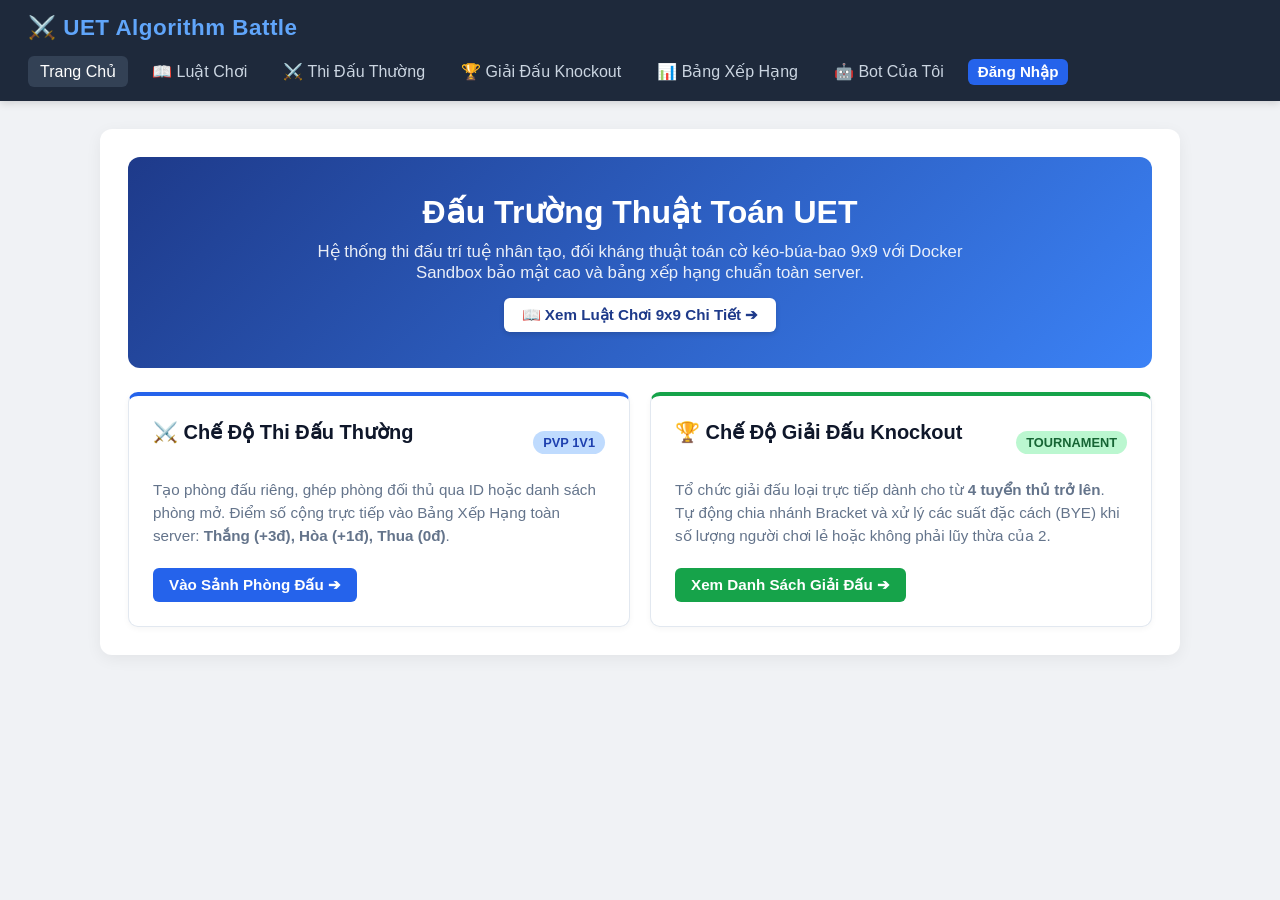
<file: frontend/index.html>
<!DOCTYPE html>
<html lang="vi">
<head>
    <meta charset="UTF-8">
    <meta name="viewport" content="width=device-width, initial-scale=1.0">
    <title>UET Algorithm Battle - Đấu Trường Thuật Toán</title>
    <link rel="stylesheet" href="css/style.css">
</head>
<body>
    <header>
        <h1><a href="index.html">⚔️ UET Algorithm Battle</a></h1>
        <nav>
            <a href="index.html" class="active">Trang Chủ</a>
            <a href="rules.html">📖 Luật Chơi</a>
            <a href="rooms.html">⚔️ Thi Đấu Thường</a>
            <a href="tournaments.html">🏆 Giải Đấu Knockout</a>
            <a href="ranking.html">📊 Bảng Xếp Hạng</a>
            <a href="profile.html" id="navProfileLink" style="display:none;">👤 Hồ Sơ</a>
            <a href="submit.html">🤖 Bot Của Tôi</a>
            <span id="navUserInfo" style="display:none;"></span>
            <a href="login.html" id="navLoginBtn" class="btn btn-primary" style="padding: 4px 10px; color: white;">Đăng Nhập</a>
            <a href="#" id="navLogoutBtn" style="display:none;" onclick="logout()">Đăng Xuất</a>
        </nav>
    </header>

    <main>
        <div class="hero-banner">
            <h2>Đấu Trường Thuật Toán UET</h2>
            <p>Hệ thống thi đấu trí tuệ nhân tạo, đối kháng thuật toán cờ kéo-búa-bao 9x9 với Docker Sandbox bảo mật cao và bảng xếp hạng chuẩn toàn server.</p>
            <div style="margin-top: 15px;">
                <a href="rules.html" class="btn" style="background: white; color: #1e3a8a; font-weight: bold; padding: 8px 18px; text-decoration: none; border-radius: 6px; box-shadow: 0 2px 5px rgba(0,0,0,0.15);">📖 Xem Luật Chơi 9x9 Chi Tiết ➔</a>
            </div>
        </div>

        <div class="grid-2">
            <!-- Chế độ 1: Thi Đấu Thường -->
            <div class="card" style="border-top: 4px solid #2563eb;">
                <div style="display: flex; justify-content: space-between; align-items: center;">
                    <h3>⚔️ Chế Độ Thi Đấu Thường</h3>
                    <span class="badge badge-playing">PVP 1v1</span>
                </div>
                <p style="color: #64748b; font-size: 0.95rem; line-height: 1.5;">
                    Tạo phòng đấu riêng, ghép phòng đối thủ qua ID hoặc danh sách phòng mở. Điểm số cộng trực tiếp vào Bảng Xếp Hạng toàn server:
                    <strong>Thắng (+3đ), Hòa (+1đ), Thua (0đ)</strong>.
                </p>
                <div style="margin-top: 20px; display: flex; gap: 10px; flex-wrap: wrap;">
                    <a href="rooms.html" class="btn btn-primary">Vào Sảnh Phòng Đấu ➔</a>
                </div>
            </div>

            <!-- Chế độ 2: Giải Đấu Knockout -->
            <div class="card" style="border-top: 4px solid #16a34a;">
                <div style="display: flex; justify-content: space-between; align-items: center;">
                    <h3>🏆 Chế Độ Giải Đấu Knockout</h3>
                    <span class="badge badge-ready">TOURNAMENT</span>
                </div>
                <p style="color: #64748b; font-size: 0.95rem; line-height: 1.5;">
                    Tổ chức giải đấu loại trực tiếp dành cho từ <strong>4 tuyển thủ trở lên</strong>. Tự động chia nhánh Bracket và xử lý các suất đặc cách (BYE) khi số lượng người chơi lẻ hoặc không phải lũy thừa của 2.
                </p>
                <div style="margin-top: 20px; display: flex; gap: 10px; flex-wrap: wrap;">
                    <a href="tournaments.html" class="btn btn-success">Xem Danh Sách Giải Đấu ➔</a>
                </div>
            </div>
        </div>

    </main>

    <script src="js/nav.js"></script>
</body>
</html>
</file>
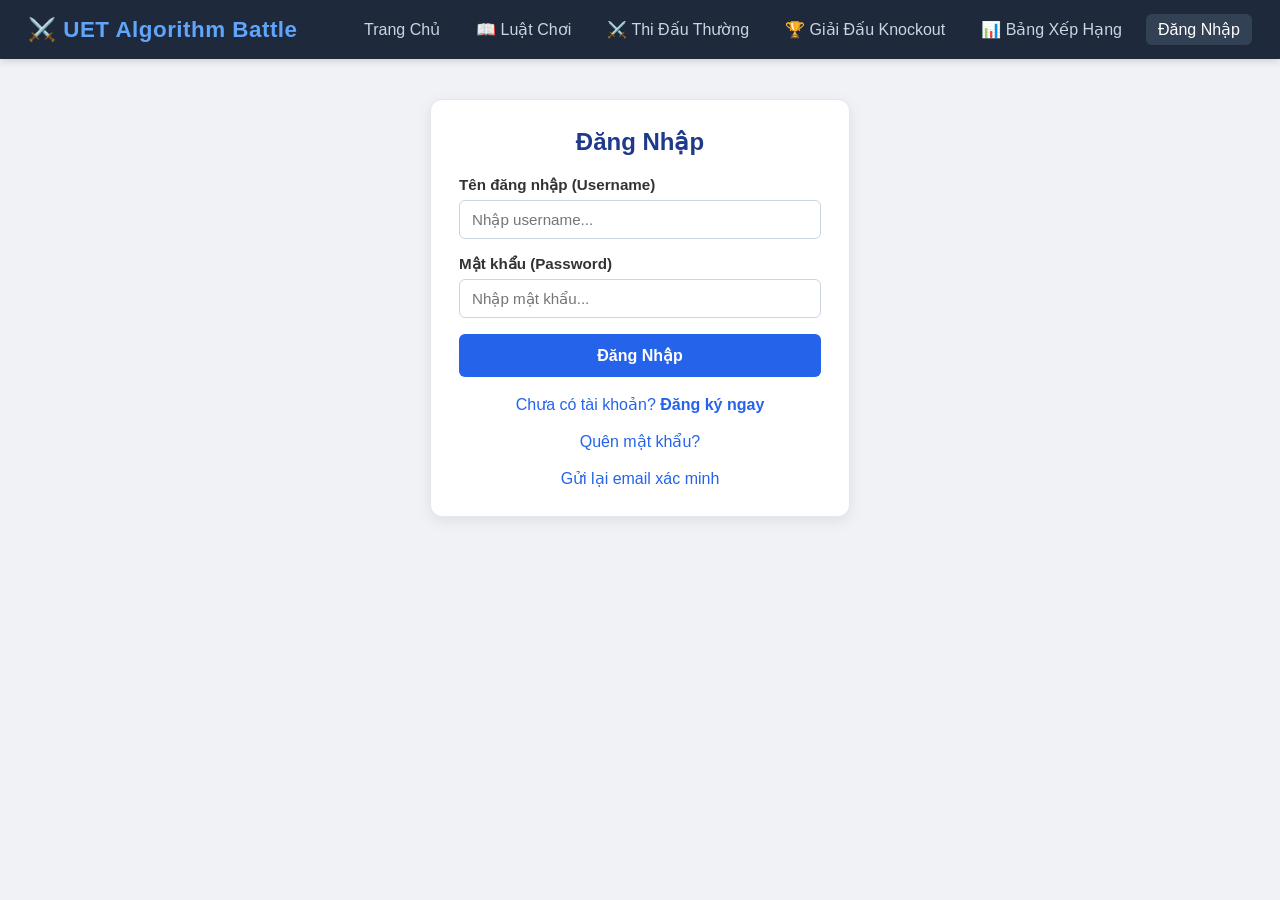
<file: frontend/login.html>
<!DOCTYPE html>
<html lang="vi">
<head>
    <meta charset="UTF-8">
    <meta name="viewport" content="width=device-width, initial-scale=1.0">
    <title>Đăng Nhập & Đăng Ký - UET Algorithm Battle</title>
    <link rel="stylesheet" href="css/style.css">
    <style>
        .auth-container { max-width: 420px; margin: 40px auto; padding: 28px; border: 1px solid #e2e8f0; border-radius: 12px; background: white; box-shadow: 0 4px 15px rgba(0,0,0,0.08); }
        .auth-container h2 { text-align: center; color: #1e3a8a; margin-top: 0; }
        .form-group { margin-bottom: 16px; }
        .form-group label { display: block; margin-bottom: 6px; font-weight: 600; font-size: 0.95rem; }
        .form-group input { width: 100%; padding: 10px 12px; box-sizing: border-box; border: 1px solid #cbd5e1; border-radius: 6px; font-size: 0.95rem; }
        .btn-auth { width: 100%; padding: 12px; background: #2563eb; color: white; border: none; cursor: pointer; border-radius: 6px; font-size: 1rem; font-weight: bold; transition: background 0.2s; }
        .btn-auth:hover { background: #1d4ed8; }
        .switch-form { text-align: center; margin-top: 18px; cursor: pointer; color: #2563eb; font-weight: 500; }
    </style>
</head>
<body>
    <header>
        <h1><a href="index.html">⚔️ UET Algorithm Battle</a></h1>
        <nav>
            <a href="index.html">Trang Chủ</a>
            <a href="rules.html">📖 Luật Chơi</a>
            <a href="rooms.html">⚔️ Thi Đấu Thường</a>
            <a href="tournaments.html">🏆 Giải Đấu Knockout</a>
            <a href="ranking.html">📊 Bảng Xếp Hạng</a>
            <a href="login.html" class="active">Đăng Nhập</a>
        </nav>
    </header>
    
    <!-- Form Đăng Nhập -->
    <div class="auth-container" id="loginBox">
        <h2>Đăng Nhập</h2>
        <form id="loginForm">
            <div class="form-group">
                <label>Tên đăng nhập (Username)</label>
                <input type="text" id="l_user" required placeholder="Nhập username...">
            </div>
            <div class="form-group">
                <label>Mật khẩu (Password)</label>
                <input type="password" id="l_pass" required placeholder="Nhập mật khẩu...">
            </div>
            <button type="submit" class="btn-auth">Đăng Nhập</button>
        </form>
        <div class="switch-form" onclick="toggleForm()">Chưa có tài khoản? <strong>Đăng ký ngay</strong></div>
        <div class="switch-form" onclick="document.getElementById('resetRequestBox').style.display='block'">Quên mật khẩu?</div>
        <div class="switch-form" onclick="document.getElementById('verificationRequestBox').style.display='block'">Gửi lại email xác minh</div>
    </div>

    <!-- Form Đăng Ký -->
    <div class="auth-container" id="registerBox" style="display: none;">
        <h2>Tạo Tài Khoản Mới</h2>
        <form id="registerForm">
            <div class="form-group">
                <label>Email</label>
                <input type="email" id="r_email" required placeholder="name@vnu.edu.vn">
            </div>
            <div class="form-group">
                <label>Tên đăng nhập (Username)</label>
                <input type="text" id="r_user" required placeholder="Tên người chơi">
            </div>
            <div class="form-group">
                <label>Mật khẩu (Password)</label>
                <input type="password" id="r_pass" required minlength="8" maxlength="72" placeholder="8 đến 72 ký tự">
            </div>
            <button type="submit" class="btn-auth" style="background: #16a34a;">Đăng Ký Tài Khoản</button>
        </form>
        <div class="switch-form" onclick="toggleForm()">Đã có tài khoản? <strong>Quay lại đăng nhập</strong></div>
    </div>

    <div class="auth-container" id="resetRequestBox" style="display:none;">
        <h2>Đặt lại mật khẩu</h2>
        <form id="resetRequestForm">
            <div class="form-group"><label>Email tài khoản</label><input type="email" id="resetEmail" required></div>
            <button class="btn-auth">Gửi liên kết đặt lại</button>
        </form>
    </div>

    <div class="auth-container" id="verificationRequestBox" style="display:none;">
        <h2>Xác minh email</h2>
        <form id="verificationRequestForm">
            <div class="form-group"><label>Email tài khoản</label><input type="email" id="verificationEmail" required></div>
            <button class="btn-auth">Gửi liên kết xác minh</button>
        </form>
    </div>

    <div class="auth-container" id="resetConfirmBox" style="display:none;">
        <h2>Chọn mật khẩu mới</h2>
        <form id="resetConfirmForm">
            <div class="form-group"><label>Mật khẩu mới</label><input type="password" id="resetNewPassword" minlength="8" maxlength="72" required></div>
            <button class="btn-auth">Cập nhật mật khẩu</button>
        </form>
    </div>
    <p id="authStatus" role="status" style="text-align:center"></p>

    <script src="js/auth.js"></script>
</body>
</html>
</file>
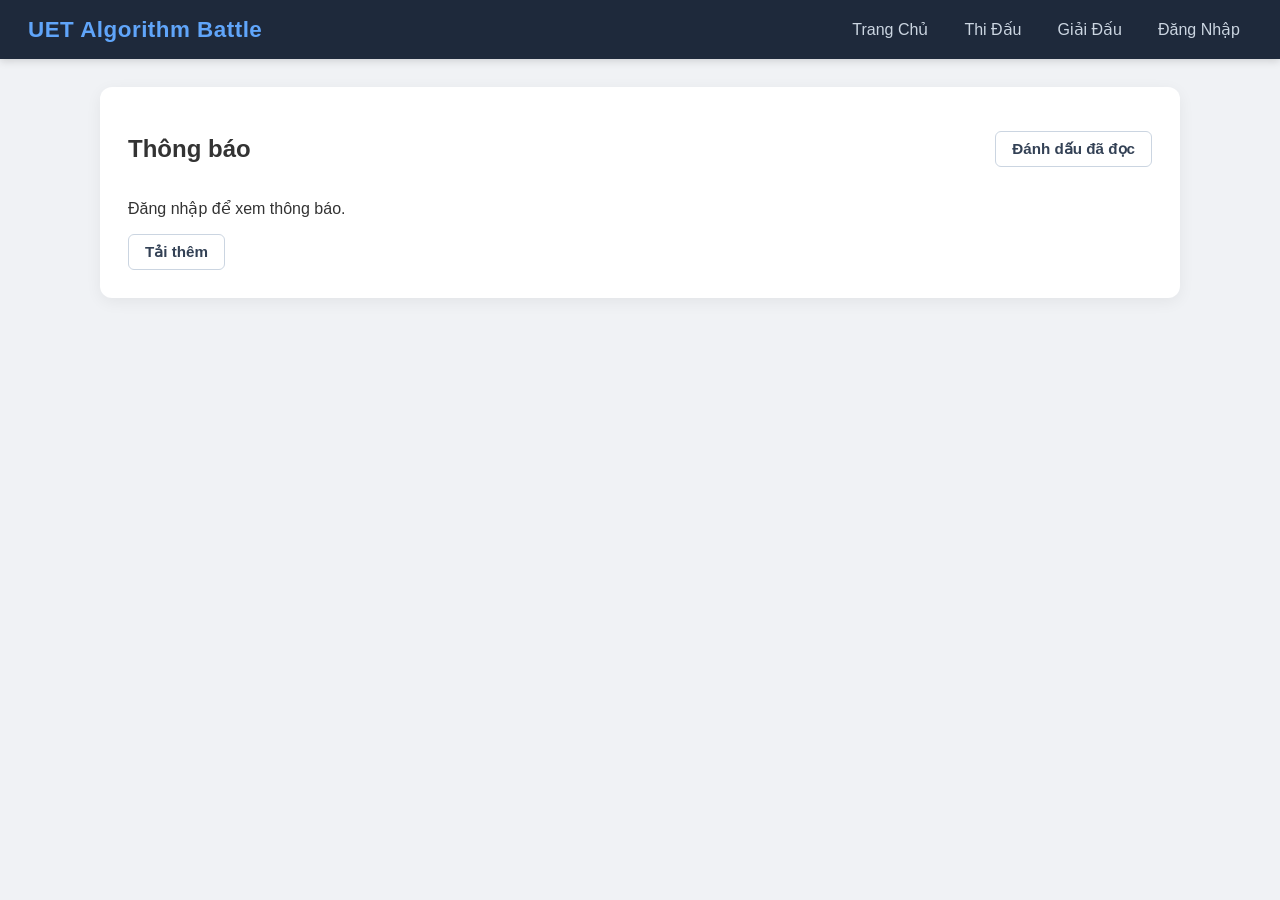
<file: frontend/notifications.html>
<!DOCTYPE html>
<html lang="vi">
<head>
    <meta charset="UTF-8">
    <meta name="viewport" content="width=device-width, initial-scale=1.0">
    <title>Thông báo - UET Algorithm Battle</title>
    <link rel="stylesheet" href="css/style.css">
</head>
<body>
    <header>
        <h1><a href="index.html">UET Algorithm Battle</a></h1>
        <nav>
            <a href="index.html">Trang Chủ</a>
            <a href="rooms.html">Thi Đấu</a>
            <a href="tournaments.html">Giải Đấu</a>
            <a href="profile.html" id="navProfileLink" style="display:none">Hồ Sơ</a>
            <span id="navUserInfo" style="display:none"></span>
            <a href="login.html" id="navLoginBtn">Đăng Nhập</a>
            <a href="#" id="navLogoutBtn" style="display:none" onclick="logout()">Đăng Xuất</a>
        </nav>
    </header>
    <main>
        <div style="display:flex;justify-content:space-between;align-items:center;gap:12px;flex-wrap:wrap">
            <h2>Thông báo</h2>
            <button class="btn btn-outline" type="button" onclick="markAllRead()">Đánh dấu đã đọc</button>
        </div>
        <p id="notificationStatus" role="status"></p>
        <div id="notificationList"></div>
        <button id="loadMore" class="btn btn-outline" type="button" onclick="loadMore()" hidden>Tải thêm</button>
    </main>
    <script src="js/nav.js"></script>
    <script>
        let notificationOffset = 0;
        const pageSize = 30;
        const notificationList = document.getElementById('notificationList');
        const statusText = document.getElementById('notificationStatus');
        const escapeText = value => String(value ?? '').replace(/[&<>"']/g, ch => ({'&':'&amp;','<':'&lt;','>':'&gt;','"':'&quot;',"'":'&#39;'}[ch]));

        async function loadNotifications(append = false) {
            if (!getAuthToken()) {
                statusText.textContent = 'Đăng nhập để xem thông báo.';
                return;
            }
            try {
                const response = await fetch(`${API_BASE}/api/notifications/?offset=${notificationOffset}&limit=${pageSize}`, {headers: authHeaders()});
                if (!response.ok) throw new Error('Không tải được thông báo.');
                const data = await response.json();
                const rows = data.items.map(item => `<article class="card" style="margin:12px 0;opacity:${item.is_read ? '.72' : '1'}">
                    <div style="display:flex;justify-content:space-between;gap:12px;flex-wrap:wrap">
                        <strong>${escapeText(item.title)}</strong>
                        <time>${new Date(item.created_at).toLocaleString('vi-VN')}</time>
                    </div>
                    <p>${escapeText(item.message)}</p>
                    <div style="display:flex;gap:12px">
                        ${item.link ? `<a href="${escapeText(item.link)}">Mở nội dung</a>` : ''}
                        ${!item.is_read ? `<button class="btn btn-outline" onclick="markRead(${item.id})">Đã đọc</button>` : '<span>Đã đọc</span>'}
                    </div>
                </article>`).join('');
                notificationList.insertAdjacentHTML(append ? 'beforeend' : 'afterbegin', rows);
                if (!append && !data.items.length) statusText.textContent = 'Chưa có thông báo.';
                document.getElementById('loadMore').hidden = notificationOffset + data.items.length >= data.total;
            } catch (error) {
                statusText.textContent = error.message;
            }
        }

        async function markRead(id) {
            await fetch(`${API_BASE}/api/notifications/${id}/read`, {method:'PATCH', headers:authHeaders()});
            notificationOffset = 0;
            notificationList.replaceChildren();
            loadNotifications();
        }

        async function markAllRead() {
            await fetch(`${API_BASE}/api/notifications/read-all`, {method:'POST', headers:authHeaders()});
            notificationOffset = 0;
            notificationList.replaceChildren();
            loadNotifications();
        }

        function loadMore() {
            notificationOffset += pageSize;
            loadNotifications(true);
        }

        document.addEventListener('DOMContentLoaded', () => loadNotifications());
        window.setInterval(() => {
            if (notificationOffset === 0) {
                notificationList.replaceChildren();
                loadNotifications();
            }
        }, 15000);
    </script>
</body>
</html>
</file>
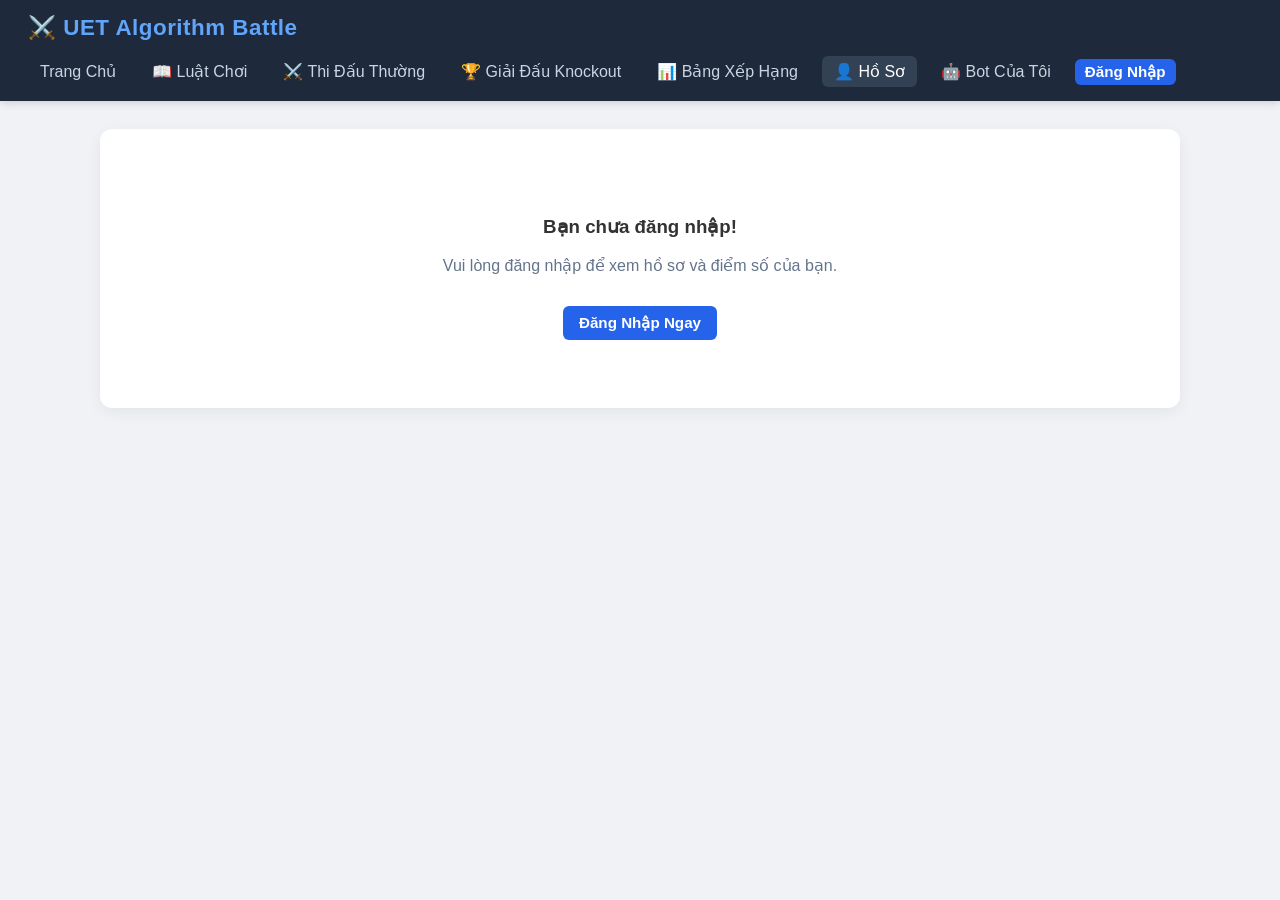
<file: frontend/profile.html>
<!DOCTYPE html>
<html lang="vi">
<head>
    <meta charset="UTF-8">
    <meta name="viewport" content="width=device-width, initial-scale=1.0">
    <title>Hồ Sơ Cá Nhân & Thống Kê - UET Algorithm Battle</title>
    <link rel="stylesheet" href="css/style.css">
</head>
<body>
    <header>
        <h1><a href="index.html">⚔️ UET Algorithm Battle</a></h1>
        <nav>
            <a href="index.html">Trang Chủ</a>
            <a href="rules.html">📖 Luật Chơi</a>
            <a href="rooms.html">⚔️ Thi Đấu Thường</a>
            <a href="tournaments.html">🏆 Giải Đấu Knockout</a>
            <a href="ranking.html">📊 Bảng Xếp Hạng</a>
            <a href="profile.html" class="active">👤 Hồ Sơ</a>
            <a href="submit.html">🤖 Bot Của Tôi</a>
            <span id="navUserInfo" style="display:none;"></span>
            <a href="login.html" id="navLoginBtn" class="btn btn-primary" style="padding: 4px 10px; color: white;">Đăng Nhập</a>
            <a href="#" id="navLogoutBtn" style="display:none;" onclick="logout()">Đăng Xuất</a>
        </nav>
    </header>

    <main>
        <div id="authPrompt" style="display:none; text-align: center; padding: 40px;">
            <h3>Bạn chưa đăng nhập!</h3>
            <p style="color: #64748b;">Vui lòng đăng nhập để xem hồ sơ và điểm số của bạn.</p>
            <a href="login.html" class="btn btn-primary" style="margin-top: 15px;">Đăng Nhập Ngay</a>
        </div>

        <div id="profileSection" style="display:none;">
            <div style="display: flex; justify-content: space-between; align-items: center; border-bottom: 2px solid #e2e8f0; padding-bottom: 16px; margin-bottom: 24px;">
                <div>
                    <h2 style="margin: 0 0 6px 0;" id="profUsername">Tên Người Chơi</h2>
                    <span style="color: #64748b; font-size: 0.95rem;">ID Tài Khoản: <strong id="profUserId">#</strong></span>
                </div>
                <div style="text-align: right;">
                    <span class="badge badge-ready" style="font-size: 1rem; padding: 8px 16px;" id="profRankBadge">Thứ Hạng: #</span>
                </div>
            </div>

            <!-- Hộp thống kê chi tiết -->
            <div class="grid-3">
                <div class="stat-box">
                    <div class="stat-label">Tổng Điểm Tích Lũy</div>
                    <div class="stat-val" style="color: #2563eb;" id="profPoints">0</div>
                    <div style="font-size: 0.8rem; color: #94a3b8; margin-top: 4px;">(Thắng x3 + Hòa x1)</div>
                </div>
                <div class="stat-box">
                    <div class="stat-label">Tổng Trận Đã Đấu</div>
                    <div class="stat-val" id="profTotalMatches">0</div>
                    <div style="font-size: 0.8rem; color: #94a3b8; margin-top: 4px;">(Chỉ tính trận hoàn thành)</div>
                </div>
                <div class="stat-box">
                    <div class="stat-label">Tỷ Lệ Thắng</div>
                    <div class="stat-val" style="color: #16a34a;" id="profWinRate">0%</div>
                    <div style="font-size: 0.8rem; color: #94a3b8; margin-top: 4px;">Tỷ lệ chiến thắng</div>
                </div>
            </div>

            <!-- Chi tiết Thắng - Hòa - Thua -->
            <div class="grid-3" style="margin-top: 16px;">
                <div class="stat-box" style="border-left: 4px solid #16a34a;">
                    <div class="stat-label" style="color: #16a34a;">Số Trận Thắng (W)</div>
                    <div class="stat-val" style="color: #16a34a;" id="profWins">0</div>
                    <div style="font-size: 0.85rem; color: #64748b;">+3 điểm / trận</div>
                </div>
                <div class="stat-box" style="border-left: 4px solid #eab308;">
                    <div class="stat-label" style="color: #ca8a04;">Số Trận Hòa (D)</div>
                    <div class="stat-val" style="color: #ca8a04;" id="profDraws">0</div>
                    <div style="font-size: 0.85rem; color: #64748b;">+1 điểm / trận</div>
                </div>
                <div class="stat-box" style="border-left: 4px solid #dc2626;">
                    <div class="stat-label" style="color: #dc2626;">Số Trận Thua (L)</div>
                    <div class="stat-val" style="color: #dc2626;" id="profLosses">0</div>
                    <div style="font-size: 0.85rem; color: #64748b;">0 điểm / trận</div>
                </div>
            </div>

            <section style="margin-top:28px">
                <h3>Thống kê theo Bot và giải đấu</h3>
                <div class="grid-2">
                    <div><h4>Bot đã sử dụng</h4><div id="botStats"></div></div>
                    <div><h4>Giải đấu đã tham gia</h4><div id="tournamentStats"></div></div>
                </div>
            </section>

            <section style="margin-top:28px">
                <div style="display:flex;justify-content:space-between;align-items:center;gap:12px;flex-wrap:wrap">
                    <h3>Lịch sử trận đấu</h3>
                    <div style="display:flex;gap:8px;flex-wrap:wrap">
                        <select id="historyResult" aria-label="Lọc kết quả">
                            <option value="">Mọi kết quả</option><option value="win">Thắng</option>
                            <option value="draw">Hòa</option><option value="loss">Thua</option>
                        </select>
                        <select id="historyType" aria-label="Lọc chế độ">
                            <option value="">Mọi chế độ</option><option value="REGULAR">Đấu thường</option>
                            <option value="TOURNAMENT">Giải đấu</option>
                        </select>
                        <button class="btn btn-outline" type="button" onclick="loadHistory(0)">Lọc</button>
                    </div>
                </div>
                <p id="historyStatus" role="status"></p>
                <div style="overflow-x:auto">
                    <table><thead><tr><th>Trận</th><th>Ngày</th><th>Đối thủ</th><th>Kết quả</th><th>Lượt</th><th>Replay</th></tr></thead>
                        <tbody id="historyRows"></tbody>
                    </table>
                </div>
                <button class="btn btn-outline" id="historyMore" type="button" onclick="loadHistory(historyOffset + 20)" hidden>Tải thêm</button>
            </section>

            <section style="margin-top:28px">
                <h3>Cài đặt tài khoản</h3>
                <form id="profileForm" class="card" style="max-width:560px;display:grid;gap:10px">
                    <label>Tên người chơi <input id="editUsername" required minlength="3" maxlength="50"></label>
                    <label>Email <input id="editEmail" type="email" required></label>
                    <button class="btn btn-primary">Cập nhật hồ sơ</button>
                </form>
                <form id="passwordForm" class="card" style="max-width:560px;display:grid;gap:10px;margin-top:12px">
                    <label>Mật khẩu hiện tại <input id="currentPassword" type="password" required></label>
                    <label>Mật khẩu mới <input id="newPassword" type="password" minlength="8" maxlength="72" required></label>
                    <button class="btn btn-outline">Đổi mật khẩu</button>
                </form>
                <p id="accountStatus" role="status"></p>
            </section>

            <section style="margin-top:28px">
                <h3>Gửi báo cáo</h3>
                <form id="reportForm" class="card" style="max-width:640px;display:grid;gap:10px">
                    <label>ID người chơi (nếu có) <input id="reportUserId" type="number" min="1"></label>
                    <label>ID trận đấu (nếu có) <input id="reportMatchId" type="number" min="1"></label>
                    <label>Lý do <input id="reportReason" required minlength="3" maxlength="80"></label>
                    <label>Chi tiết <textarea id="reportDetails" required minlength="10" maxlength="2000" rows="4"></textarea></label>
                    <button class="btn btn-outline">Gửi báo cáo</button>
                </form>
                <p id="reportStatus" role="status"></p>
            </section>

            <!-- Quy tắc tính điểm và xếp hạng minh bạch -->
            <div class="card" style="margin-top: 28px; background: #f8fafc;">
                <h4 style="margin-top: 0; color: #0f172a;">📜 Quy Tắc Tính Điểm & Xếp Hạng Toàn Server</h4>
                <ul style="color: #475569; font-size: 0.95rem; line-height: 1.6; margin-bottom: 0;">
                    <li><strong>Công thức tính điểm:</strong> <code>total_points = wins * 3 + draws</code></li>
                    <li><strong>Quy định trận đấu:</strong> Chỉ tính kết quả các trận thuộc chế độ <em>Thi đấu thường</em> đã hoàn thành hợp lệ. Không tính các trận đấu giải hoặc yêu cầu chưa được chấp nhận.</li>
                    <li><strong>Tiêu chí xếp hạng:</strong> Sắp xếp theo Tổng điểm giảm dần. Nếu bằng điểm, ưu tiên tuyển thủ có số trận thắng cao hơn.</li>
                    <li><strong>Bảo toàn dữ liệu:</strong> Mỗi trận đấu áp dụng cơ chế xác thực cờ kết quả (Idempotent), đảm bảo không bao giờ bị cộng điểm trùng lặp.</li>
                </ul>
            </div>
        </div>
    </main>

    <script src="js/nav.js"></script>
    <script>
        document.addEventListener('DOMContentLoaded', () => {
            const token = getAuthToken();
            if (!token) {
                document.getElementById('authPrompt').style.display = 'block';
                return;
            }

            fetch(`${API_BASE}/api/users/profile`, { headers: authHeaders() })
                .then(res => {
                    if (!res.ok) throw new Error("Chưa đăng nhập");
                    return res.json();
                })
                .then(data => {
                    document.getElementById('profileSection').style.display = 'block';
                    document.getElementById('profUsername').innerText = data.username;
                    document.getElementById('profUserId').innerText = '#' + data.user_id;
                    document.getElementById('profRankBadge').innerText = `Thứ Hạng Toàn Server: #${data.server_rank}`;
                    document.getElementById('profPoints').innerText = data.total_points;
                    document.getElementById('profTotalMatches').innerText = data.total_matches;
                    document.getElementById('profWinRate').innerText = data.win_rate + '%';
                    document.getElementById('profWins').innerText = data.wins;
                    document.getElementById('profDraws').innerText = data.draws;
                    document.getElementById('profLosses').innerText = data.losses;
                    document.getElementById('editUsername').value = data.username;
                    loadHistory(0, data.user_id);
                    loadMatchStats();
                    fetch(`${API_BASE}/api/users/me`, {headers:authHeaders()})
                        .then(response => response.json())
                        .then(account => { document.getElementById('editEmail').value = account.email || ''; });
                })
                .catch(() => {
                    document.getElementById('authPrompt').style.display = 'block';
                });
        });

            let historyOffset = 0;
            const historyPageSize = 20;
            let profileUserId = null;
            const esc = value => String(value ?? '').replace(/[&<>"']/g, ch => ({'&':'&amp;','<':'&lt;','>':'&gt;','"':'&quot;',"'":'&#39;'}[ch]));

            async function loadHistory(offset = 0, userId = profileUserId) {
                if (!userId) {
                    const profileResponse = await fetch(`${API_BASE}/api/users/profile`, {headers:authHeaders()});
                    if (!profileResponse.ok) return;
                    userId = (await profileResponse.json()).user_id;
                }
                profileUserId = userId;
                historyOffset = offset;
                const params = new URLSearchParams({player_id:userId, offset, limit:historyPageSize, status:'COMPLETED'});
                const result = document.getElementById('historyResult').value;
                const type = document.getElementById('historyType').value;
                if (result) params.set('result', result);
                if (type) params.set('match_type', type);
                try {
                    const response = await fetch(`${API_BASE}/api/matches/?${params}`);
                    const data = await response.json();
                    if (!response.ok) throw new Error(data.detail || 'Không tải được lịch sử');
                    const rows = data.items.map(match => {
                        const opponent = match.red_user_id === userId ? match.blue_username : match.red_username;
                        const resultText = match.is_draw ? 'Hòa' : match.winner_user_id === userId ? 'Thắng' : match.winner_user_id ? 'Thua' : match.status;
                        return `<tr><td>#${match.id}</td><td>${match.created_at ? new Date(match.created_at).toLocaleString('vi-VN') : '-'}</td><td>${esc(opponent || 'Đối thủ')}</td><td>${esc(resultText)}</td><td>${match.total_turns || 0}</td><td><button class="btn btn-outline" onclick="viewHistoryReplay(${match.id})">Xem</button></td></tr>`;
                    }).join('');
                    document.getElementById('historyRows').innerHTML = offset ? document.getElementById('historyRows').innerHTML + rows : rows;
                    document.getElementById('historyStatus').textContent = data.total ? `${data.total} trận` : 'Chưa có trận phù hợp.';
                    document.getElementById('historyMore').hidden = offset + data.items.length >= data.total;
                } catch (error) {
                    document.getElementById('historyStatus').textContent = error.message;
                }
            }

            async function viewHistoryReplay(matchId) {
                try {
                    const response = await fetch(`${API_BASE}/api/matches/${matchId}/replay`);
                    const data = await response.json();
                    if (!response.ok) throw new Error(data.detail || 'Không tải được replay');
                    const dialog = document.createElement('dialog');
                    dialog.innerHTML = `<form method="dialog" style="max-width:min(900px,90vw);max-height:80vh;overflow:auto"><h3>Replay trận #${matchId}</h3><p>${esc(data.red_team)} vs ${esc(data.blue_team)} · ${data.total_turns || 0} lượt</p><pre style="white-space:pre-wrap">${esc(JSON.stringify(data.moves, null, 2))}</pre><button class="btn btn-primary">Đóng</button></form>`;
                    document.body.appendChild(dialog);
                    dialog.showModal();
                    dialog.addEventListener('close', () => dialog.remove(), {once:true});
                } catch (error) { alert(error.message); }
            }

            async function loadMatchStats() {
                const response = await fetch(`${API_BASE}/api/users/me/match-stats`, {headers:authHeaders()});
                if (!response.ok) return;
                const data = await response.json();
                const render = items => items.map(item => `<div class="card" style="margin:8px 0"><strong>${esc(item.bot_name || item.tournament_name)}</strong><div>${item.matches} trận · ${item.wins} thắng · ${item.losses} thua${item.draws !== undefined ? ` · ${item.draws} hòa` : ''}</div></div>`).join('') || '<p>Chưa có dữ liệu.</p>';
                document.getElementById('botStats').innerHTML = render(data.by_bot);
                document.getElementById('tournamentStats').innerHTML = render(data.by_tournament);
            }

            document.getElementById('profileForm').addEventListener('submit', async event => {
                event.preventDefault();
                const payload = {username:document.getElementById('editUsername').value.trim(), email:document.getElementById('editEmail').value.trim()};
                const response = await fetch(`${API_BASE}/api/users/me`, {method:'PATCH', headers:authHeaders(), body:JSON.stringify(payload)});
                const data = await response.json();
                document.getElementById('accountStatus').textContent = response.ok ? 'Hồ sơ đã cập nhật. Nếu đổi email, hãy xác minh địa chỉ mới.' : (data.detail || 'Không thể cập nhật hồ sơ.');
                if (response.ok && data.email_verified === false) {
                    const verification = await fetch(`${API_BASE}/api/auth/verification/request`, {
                        method:'POST', headers:{'Content-Type':'application/json'},
                        body:JSON.stringify({email:data.email})
                    });
                    if (!verification.ok) document.getElementById('accountStatus').textContent += ' Chưa gửi được liên kết xác minh.';
                }
            });

            document.getElementById('passwordForm').addEventListener('submit', async event => {
                event.preventDefault();
                const response = await fetch(`${API_BASE}/api/auth/password/change`, {method:'POST', headers:authHeaders(), body:JSON.stringify({current_password:document.getElementById('currentPassword').value, new_password:document.getElementById('newPassword').value})});
                const data = await response.json();
                document.getElementById('accountStatus').textContent = data.message || data.detail || 'Không thể đổi mật khẩu.';
                if (response.ok) event.target.reset();
            });

            document.getElementById('reportForm').addEventListener('submit', async event => {
                event.preventDefault();
                const reportedUser = document.getElementById('reportUserId').value;
                const matchId = document.getElementById('reportMatchId').value;
                if (!reportedUser && !matchId) {
                    document.getElementById('reportStatus').textContent = 'Nhập ID người chơi hoặc trận đấu cần báo cáo.';
                    return;
                }
                const payload = {reason:document.getElementById('reportReason').value.trim(), details:document.getElementById('reportDetails').value.trim()};
                if (reportedUser) payload.reported_user_id = Number(reportedUser);
                if (matchId) payload.match_id = Number(matchId);
                const response = await fetch(`${API_BASE}/api/reports/`, {method:'POST', headers:authHeaders(), body:JSON.stringify(payload)});
                const data = await response.json();
                document.getElementById('reportStatus').textContent = data.message || data.detail || 'Không thể gửi báo cáo.';
                if (response.ok) event.target.reset();
            });
    </script>
</body>
</html>
</file>
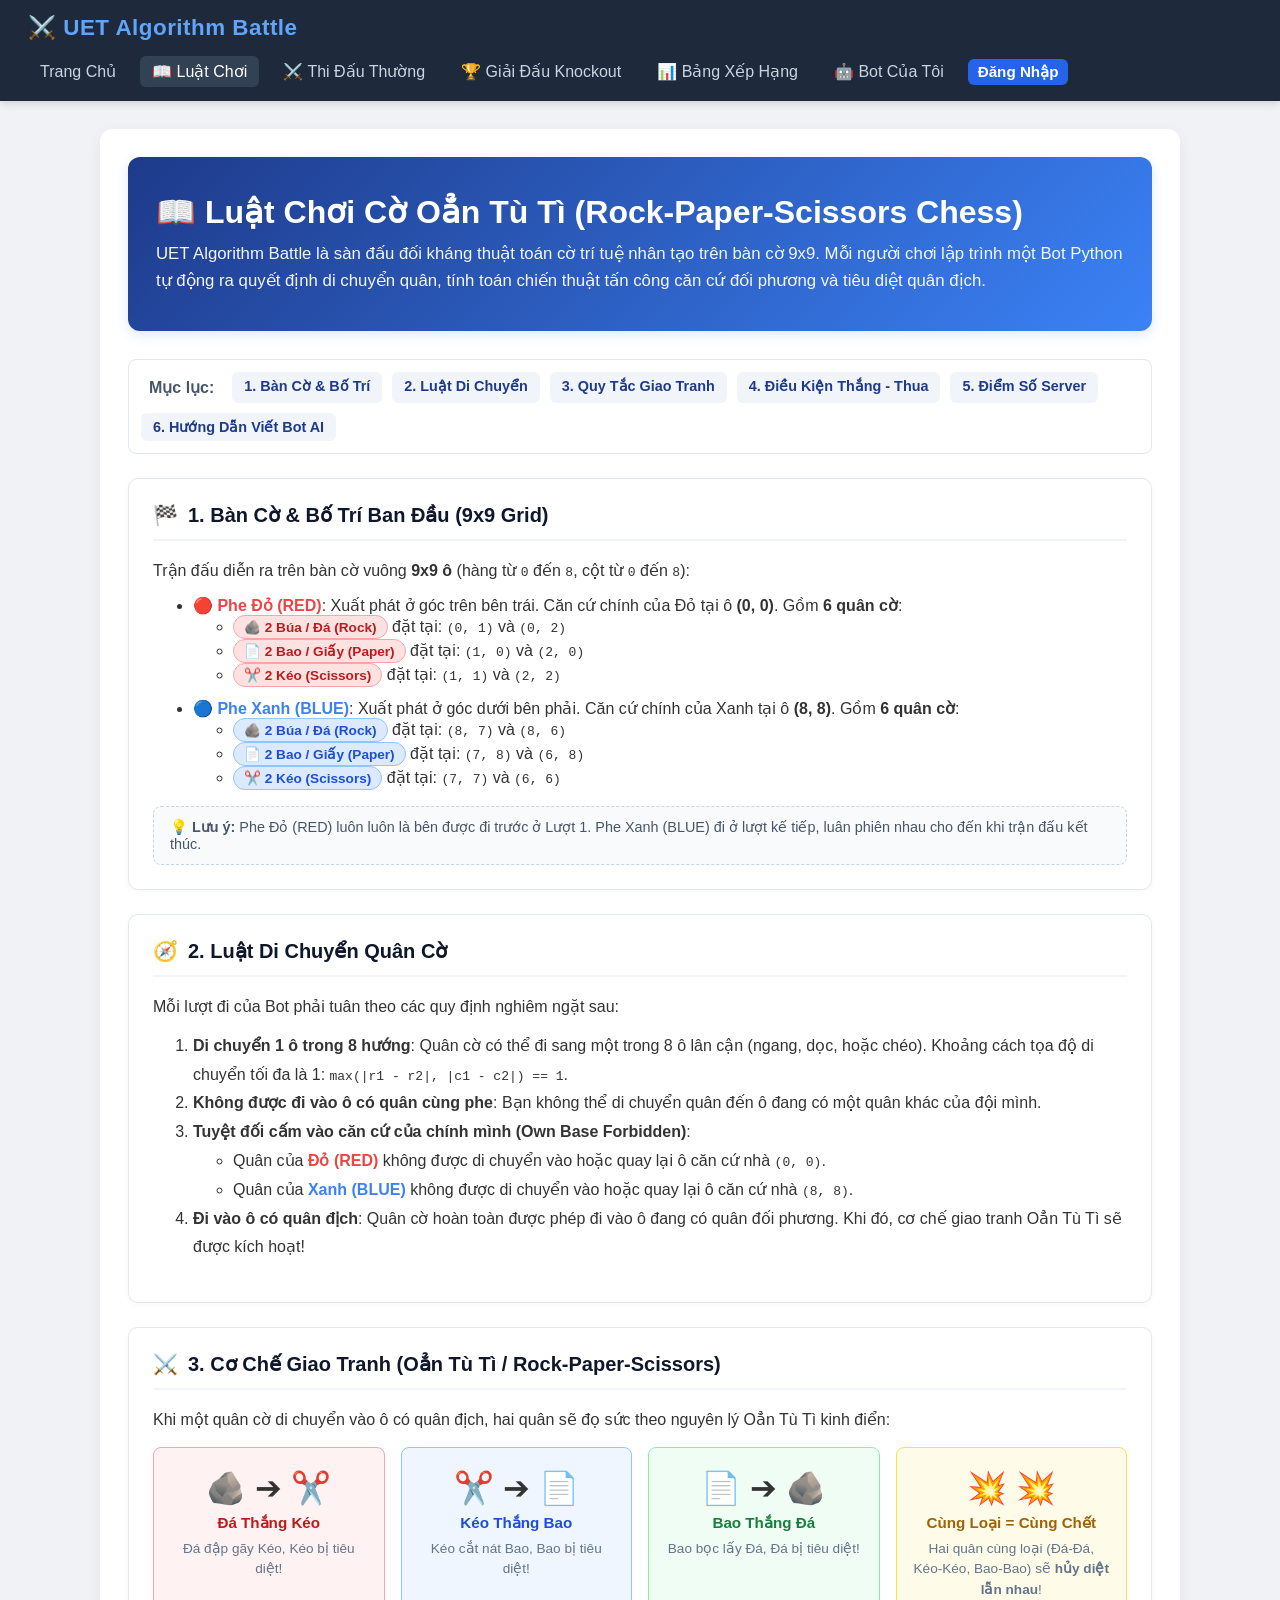
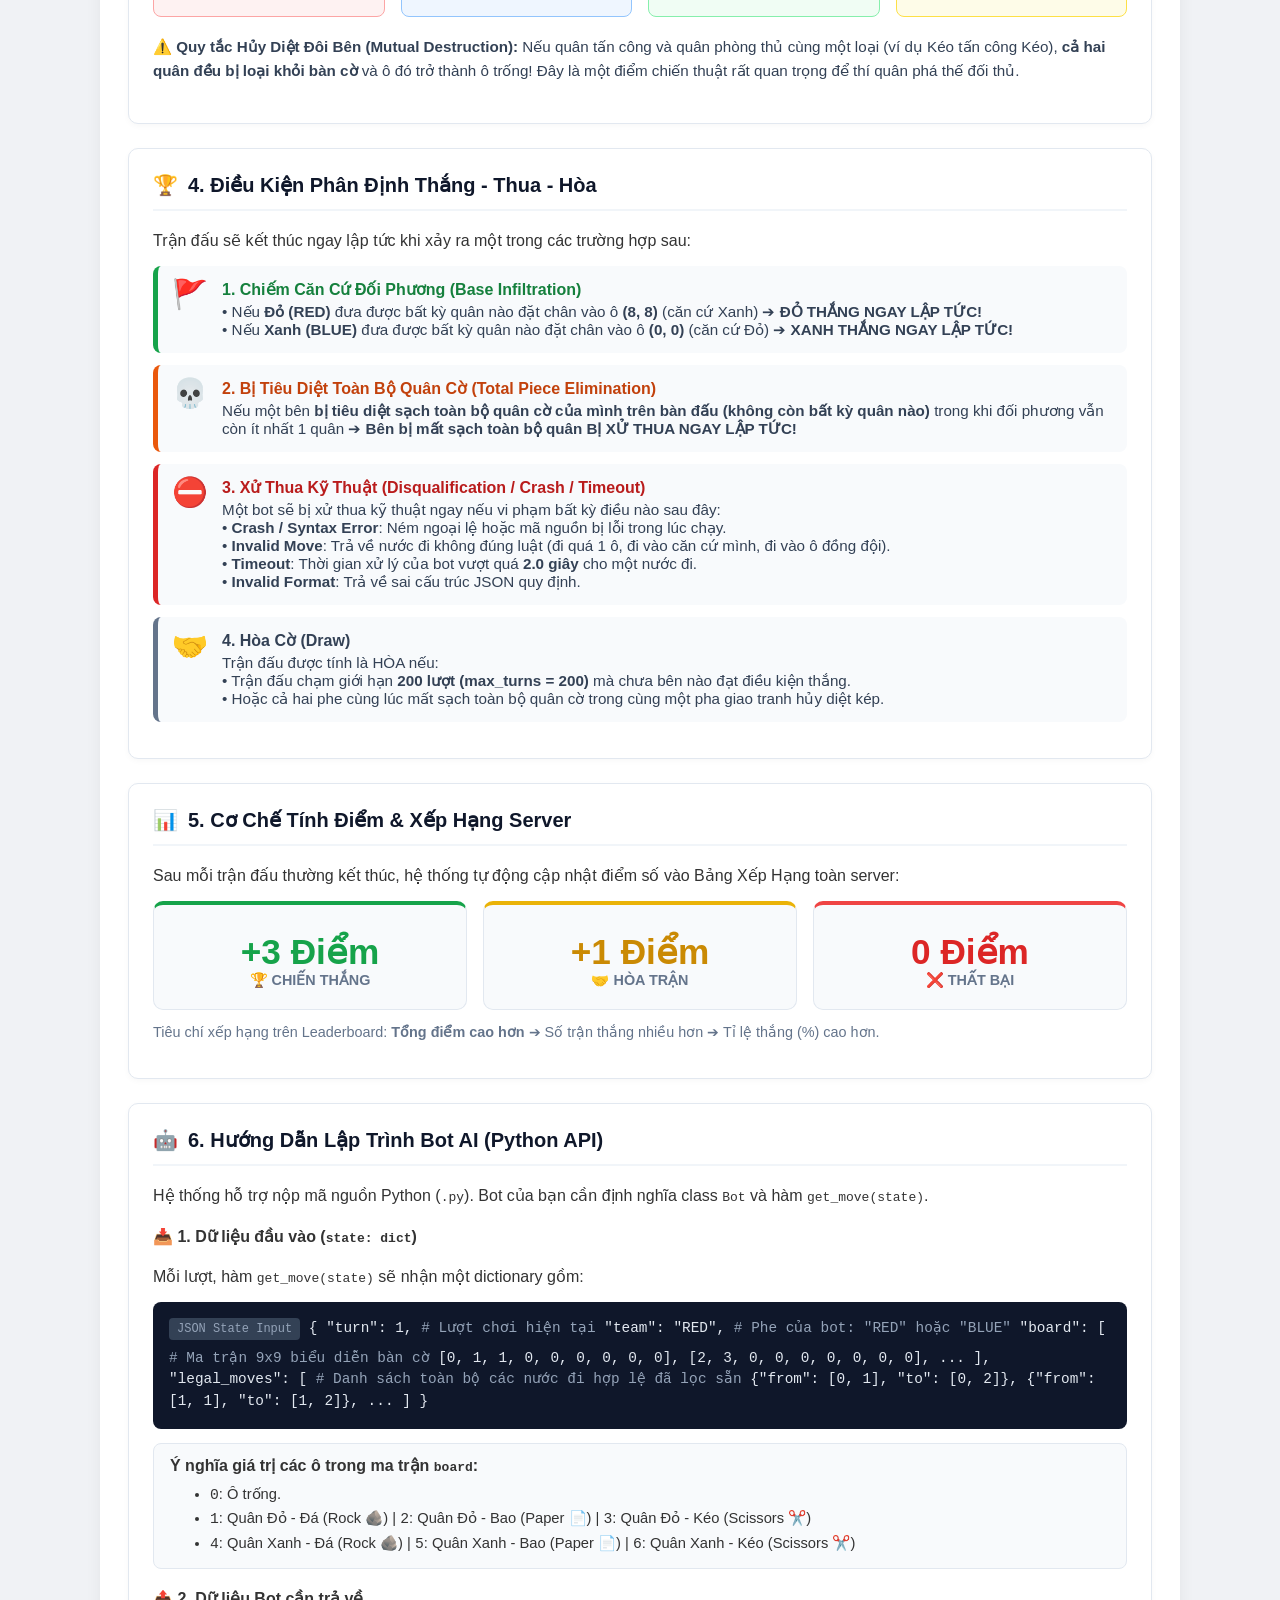
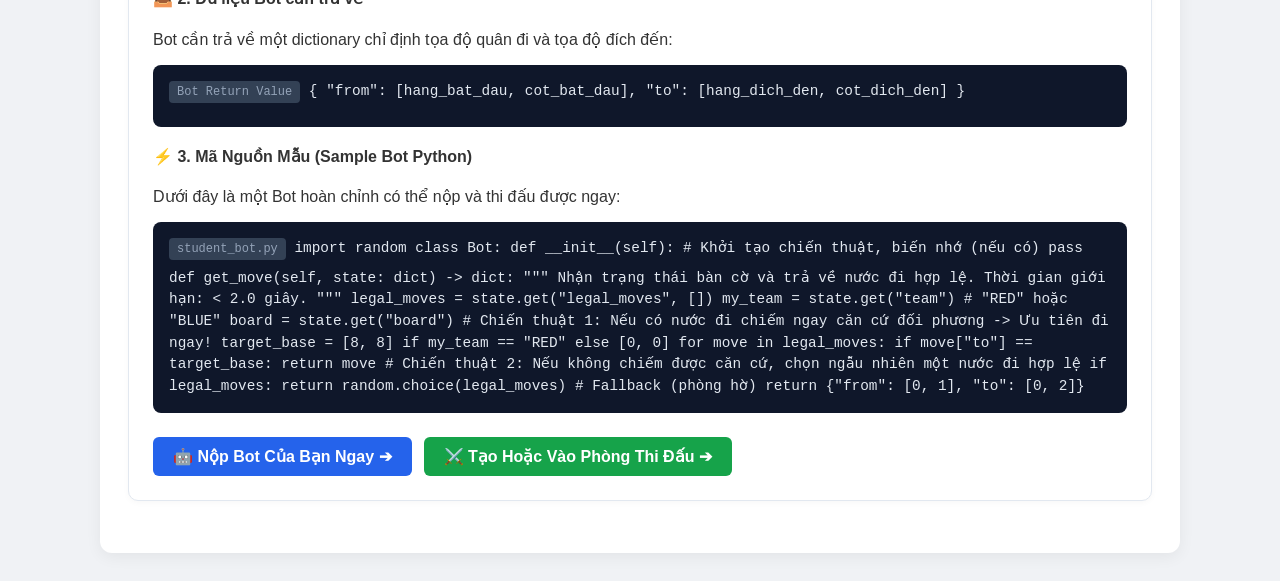
<file: frontend/rules.html>
<!DOCTYPE html>
<html lang="vi">
<head>
    <meta charset="UTF-8">
    <meta name="viewport" content="width=device-width, initial-scale=1.0">
    <title>Luật Chơi - UET Algorithm Battle</title>
    <link rel="stylesheet" href="css/style.css">
    <style>
        .rules-hero {
            background: linear-gradient(135deg, #1e3a8a 0%, #3b82f6 100%);
            color: white;
            padding: 36px 28px;
            border-radius: 12px;
            margin-bottom: 28px;
            box-shadow: 0 4px 12px rgba(37, 99, 235, 0.15);
        }
        .rules-nav {
            display: flex;
            gap: 10px;
            flex-wrap: wrap;
            margin-bottom: 24px;
            background: #ffffff;
            padding: 12px;
            border-radius: 8px;
            border: 1px solid #e2e8f0;
        }
        .rules-nav a {
            color: #1e3a8a;
            text-decoration: none;
            font-size: 0.9rem;
            font-weight: 600;
            padding: 6px 12px;
            border-radius: 6px;
            background: #f1f5f9;
            transition: all 0.2s;
        }
        .rules-nav a:hover {
            background: #dbeafe;
            color: #2563eb;
        }
        .rule-card {
            background: #ffffff;
            border-radius: 10px;
            border: 1px solid #e2e8f0;
            padding: 24px;
            margin-bottom: 24px;
            box-shadow: 0 2px 6px rgba(0,0,0,0.03);
        }
        .rule-card h3 {
            margin-top: 0;
            color: #0f172a;
            display: flex;
            align-items: center;
            gap: 10px;
            font-size: 1.25rem;
            border-bottom: 2px solid #f1f5f9;
            padding-bottom: 12px;
        }
        .combat-diagram {
            display: grid;
            grid-template-columns: repeat(auto-fit, minmax(220px, 1fr));
            gap: 16px;
            margin: 18px 0;
        }
        .combat-box {
            padding: 16px;
            border-radius: 8px;
            text-align: center;
            border: 1px solid #cbd5e1;
            font-size: 0.95rem;
            line-height: 1.5;
        }
        .combat-rock { background: #fef2f2; border-color: #fca5a5; }
        .combat-scissors { background: #eff6ff; border-color: #93c5fd; }
        .combat-paper { background: #f0fdf4; border-color: #86efac; }
        .combat-tie { background: #fefce8; border-color: #fde047; }
        .piece-pill {
            display: inline-flex;
            align-items: center;
            gap: 6px;
            padding: 3px 10px;
            border-radius: 9999px;
            font-weight: 600;
            font-size: 0.85rem;
        }
        .piece-pill-red { background: #fee2e2; color: #b91c1c; border: 1px solid #fca5a5; }
        .piece-pill-blue { background: #dbeafe; color: #1d4ed8; border: 1px solid #93c5fd; }
        .code-snippet {
            background: #0f172a;
            color: #e2e8f0;
            padding: 16px;
            border-radius: 8px;
            font-family: Consolas, Monaco, "Courier New", monospace;
            font-size: 0.9rem;
            overflow-x: auto;
            position: relative;
            line-height: 1.5;
        }
        .code-badge {
            display: inline-block;
            background: #334155;
            color: #94a3b8;
            font-size: 0.75rem;
            padding: 2px 8px;
            border-radius: 4px;
            margin-bottom: 8px;
        }
        .win-condition-item {
            display: flex;
            gap: 14px;
            align-items: flex-start;
            padding: 14px;
            border-radius: 8px;
            margin-bottom: 12px;
            background: #f8fafc;
            border-left: 5px solid #3b82f6;
        }
        .win-icon {
            font-size: 1.8rem;
            flex-shrink: 0;
            line-height: 1;
        }
    </style>
</head>
<body>
    <header>
        <h1><a href="index.html">⚔️ UET Algorithm Battle</a></h1>
        <nav>
            <a href="index.html">Trang Chủ</a>
            <a href="rules.html" class="active">📖 Luật Chơi</a>
            <a href="rooms.html">⚔️ Thi Đấu Thường</a>
            <a href="tournaments.html">🏆 Giải Đấu Knockout</a>
            <a href="ranking.html">📊 Bảng Xếp Hạng</a>
            <a href="profile.html" id="navProfileLink" style="display:none;">👤 Hồ Sơ</a>
            <a href="submit.html">🤖 Bot Của Tôi</a>
            <span id="navUserInfo" style="display:none;"></span>
            <a href="login.html" id="navLoginBtn" class="btn btn-primary" style="padding: 4px 10px; color: white;">Đăng Nhập</a>
            <a href="#" id="navLogoutBtn" style="display:none;" onclick="logout()">Đăng Xuất</a>
        </nav>
    </header>

    <main>
        <!-- Banner giới thiệu luật chơi -->
        <div class="rules-hero">
            <h2 style="margin: 0 0 10px 0; font-size: 2rem;">📖 Luật Chơi Cờ Oẳn Tù Tì (Rock-Paper-Scissors Chess)</h2>
            <p style="margin: 0; font-size: 1.05rem; opacity: 0.95; line-height: 1.6;">
                UET Algorithm Battle là sàn đấu đối kháng thuật toán cờ trí tuệ nhân tạo trên bàn cờ 9x9.
                Mỗi người chơi lập trình một Bot Python tự động ra quyết định di chuyển quân, tính toán chiến thuật tấn công căn cứ đối phương và tiêu diệt quân địch.
            </p>
        </div>

        <!-- Mục lục nhanh -->
        <div class="rules-nav">
            <span style="font-weight: bold; color: #475569; padding: 6px 8px;">Mục lục:</span>
            <a href="#section-board">1. Bàn Cờ & Bố Trí</a>
            <a href="#section-movement">2. Luật Di Chuyển</a>
            <a href="#section-combat">3. Quy Tắc Giao Tranh</a>
            <a href="#section-win">4. Điều Kiện Thắng - Thua</a>
            <a href="#section-scoring">5. Điểm Số Server</a>
            <a href="#section-bot">6. Hướng Dẫn Viết Bot AI</a>
        </div>

        <!-- 1. Bàn Cờ & Bố Trí Ban Đầu -->
        <div class="rule-card" id="section-board">
            <h3><span>🏁</span> 1. Bàn Cờ & Bố Trí Ban Đầu (9x9 Grid)</h3>
            <p>Trận đấu diễn ra trên bàn cờ vuông <strong>9x9 ô</strong> (hàng từ <code>0</code> đến <code>8</code>, cột từ <code>0</code> đến <code>8</code>):</p>
            <ul>
                <li>
                    <strong style="color: #ef4444;">🔴 Phe Đỏ (RED)</strong>:
                    Xuất phát ở góc trên bên trái. Căn cứ chính của Đỏ tại ô <strong>(0, 0)</strong>.
                    Gồm <strong>6 quân cờ</strong>:
                    <ul>
                        <li><span class="piece-pill piece-pill-red">🪨 2 Búa / Đá (Rock)</span> đặt tại: <code>(0, 1)</code> và <code>(0, 2)</code></li>
                        <li><span class="piece-pill piece-pill-red">📄 2 Bao / Giấy (Paper)</span> đặt tại: <code>(1, 0)</code> và <code>(2, 0)</code></li>
                        <li><span class="piece-pill piece-pill-red">✂️ 2 Kéo (Scissors)</span> đặt tại: <code>(1, 1)</code> và <code>(2, 2)</code></li>
                    </ul>
                </li>
                <li style="margin-top: 12px;">
                    <strong style="color: #3b82f6;">🔵 Phe Xanh (BLUE)</strong>:
                    Xuất phát ở góc dưới bên phải. Căn cứ chính của Xanh tại ô <strong>(8, 8)</strong>.
                    Gồm <strong>6 quân cờ</strong>:
                    <ul>
                        <li><span class="piece-pill piece-pill-blue">🪨 2 Búa / Đá (Rock)</span> đặt tại: <code>(8, 7)</code> và <code>(8, 6)</code></li>
                        <li><span class="piece-pill piece-pill-blue">📄 2 Bao / Giấy (Paper)</span> đặt tại: <code>(7, 8)</code> và <code>(6, 8)</code></li>
                        <li><span class="piece-pill piece-pill-blue">✂️ 2 Kéo (Scissors)</span> đặt tại: <code>(7, 7)</code> và <code>(6, 6)</code></li>
                    </ul>
                </li>
            </ul>
            <div style="background: #f8fafc; border: 1px dashed #cbd5e1; border-radius: 8px; padding: 12px 16px; margin-top: 14px; font-size: 0.9rem; color: #475569;">
                💡 <strong>Lưu ý:</strong> Phe Đỏ (RED) luôn luôn là bên được đi trước ở Lượt 1. Phe Xanh (BLUE) đi ở lượt kế tiếp, luân phiên nhau cho đến khi trận đấu kết thúc.
            </div>
        </div>

        <!-- 2. Luật Di Chuyển -->
        <div class="rule-card" id="section-movement">
            <h3><span>🧭</span> 2. Luật Di Chuyển Quân Cờ</h3>
            <p>Mỗi lượt đi của Bot phải tuân theo các quy định nghiêm ngặt sau:</p>
            <ol style="line-height: 1.8;">
                <li>
                    <strong>Di chuyển 1 ô trong 8 hướng</strong>:
                    Quân cờ có thể đi sang một trong 8 ô lân cận (ngang, dọc, hoặc chéo).
                    Khoảng cách tọa độ di chuyển tối đa là 1: <code>max(|r1 - r2|, |c1 - c2|) == 1</code>.
                </li>
                <li>
                    <strong>Không được đi vào ô có quân cùng phe</strong>:
                    Bạn không thể di chuyển quân đến ô đang có một quân khác của đội mình.
                </li>
                <li>
                    <strong>Tuyệt đối cấm vào căn cứ của chính mình (Own Base Forbidden)</strong>:
                    <ul>
                        <li>Quân của <strong style="color: #ef4444;">Đỏ (RED)</strong> không được di chuyển vào hoặc quay lại ô căn cứ nhà <code>(0, 0)</code>.</li>
                        <li>Quân của <strong style="color: #3b82f6;">Xanh (BLUE)</strong> không được di chuyển vào hoặc quay lại ô căn cứ nhà <code>(8, 8)</code>.</li>
                    </ul>
                </li>
                <li>
                    <strong>Đi vào ô có quân địch</strong>:
                    Quân cờ hoàn toàn được phép đi vào ô đang có quân đối phương. Khi đó, cơ chế giao tranh Oẳn Tù Tì sẽ được kích hoạt!
                </li>
            </ol>
        </div>

        <!-- 3. Cơ Chế Giao Tranh -->
        <div class="rule-card" id="section-combat">
            <h3><span>⚔️</span> 3. Cơ Chế Giao Tranh (Oẳn Tù Tì / Rock-Paper-Scissors)</h3>
            <p>Khi một quân cờ di chuyển vào ô có quân địch, hai quân sẽ đọ sức theo nguyên lý Oẳn Tù Tì kinh điển:</p>

            <div class="combat-diagram">
                <div class="combat-box combat-rock">
                    <div style="font-size: 2rem;">🪨 ➔ ✂️</div>
                    <strong style="color: #b91c1c;">Đá Thắng Kéo</strong>
                    <div style="font-size: 0.85rem; color: #64748b; margin-top: 4px;">Đá đập gãy Kéo, Kéo bị tiêu diệt!</div>
                </div>

                <div class="combat-box combat-scissors">
                    <div style="font-size: 2rem;">✂️ ➔ 📄</div>
                    <strong style="color: #1d4ed8;">Kéo Thắng Bao</strong>
                    <div style="font-size: 0.85rem; color: #64748b; margin-top: 4px;">Kéo cắt nát Bao, Bao bị tiêu diệt!</div>
                </div>

                <div class="combat-box combat-paper">
                    <div style="font-size: 2rem;">📄 ➔ 🪨</div>
                    <strong style="color: #15803d;">Bao Thắng Đá</strong>
                    <div style="font-size: 0.85rem; color: #64748b; margin-top: 4px;">Bao bọc lấy Đá, Đá bị tiêu diệt!</div>
                </div>

                <div class="combat-box combat-tie">
                    <div style="font-size: 2rem;">💥 💥</div>
                    <strong style="color: #a16207;">Cùng Loại = Cùng Chết</strong>
                    <div style="font-size: 0.85rem; color: #64748b; margin-top: 4px;">Hai quân cùng loại (Đá-Đá, Kéo-Kéo, Bao-Bao) sẽ <strong>hủy diệt lẫn nhau</strong>!</div>
                </div>
            </div>

            <p style="font-size: 0.95rem; color: #334155; line-height: 1.6;">
                ⚠️ <strong>Quy tắc Hủy Diệt Đôi Bên (Mutual Destruction):</strong>
                Nếu quân tấn công và quân phòng thủ cùng một loại (ví dụ Kéo tấn công Kéo), <strong>cả hai quân đều bị loại khỏi bàn cờ</strong> và ô đó trở thành ô trống! Đây là một điểm chiến thuật rất quan trọng để thí quân phá thế đối thủ.
            </p>
        </div>

        <!-- 4. Điều Kiện Thắng - Thua -->
        <div class="rule-card" id="section-win">
            <h3><span>🏆</span> 4. Điều Kiện Phân Định Thắng - Thua - Hòa</h3>
            <p>Trận đấu sẽ kết thúc ngay lập tức khi xảy ra một trong các trường hợp sau:</p>

            <div class="win-condition-item" style="border-left-color: #16a34a;">
                <div class="win-icon">🚩</div>
                <div>
                    <h4 style="margin: 0 0 4px 0; color: #15803d;">1. Chiếm Căn Cứ Đối Phương (Base Infiltration)</h4>
                    <p style="margin: 0; font-size: 0.95rem; color: #334155;">
                        • Nếu <strong>Đỏ (RED)</strong> đưa được bất kỳ quân nào đặt chân vào ô <strong>(8, 8)</strong> (căn cứ Xanh) ➔ <strong>ĐỎ THẮNG NGAY LẬP TỨC!</strong><br>
                        • Nếu <strong>Xanh (BLUE)</strong> đưa được bất kỳ quân nào đặt chân vào ô <strong>(0, 0)</strong> (căn cứ Đỏ) ➔ <strong>XANH THẮNG NGAY LẬP TỨC!</strong>
                    </p>
                </div>
            </div>

            <div class="win-condition-item" style="border-left-color: #ea580c;">
                <div class="win-icon">💀</div>
                <div>
                    <h4 style="margin: 0 0 4px 0; color: #c2410c;">2. Bị Tiêu Diệt Toàn Bộ Quân Cờ (Total Piece Elimination)</h4>
                    <p style="margin: 0; font-size: 0.95rem; color: #334155;">
                        Nếu một bên <strong>bị tiêu diệt sạch toàn bộ quân cờ của mình trên bàn đấu (không còn bất kỳ quân nào)</strong> trong khi đối phương vẫn còn ít nhất 1 quân ➔ <strong>Bên bị mất sạch toàn bộ quân BỊ XỬ THUA NGAY LẬP TỨC!</strong>
                    </p>
                </div>
            </div>

            <div class="win-condition-item" style="border-left-color: #dc2626;">
                <div class="win-icon">⛔</div>
                <div>
                    <h4 style="margin: 0 0 4px 0; color: #b91c1c;">3. Xử Thua Kỹ Thuật (Disqualification / Crash / Timeout)</h4>
                    <p style="margin: 0; font-size: 0.95rem; color: #334155;">
                        Một bot sẽ bị xử thua kỹ thuật ngay nếu vi phạm bất kỳ điều nào sau đây:
                        <br>• <strong>Crash / Syntax Error</strong>: Ném ngoại lệ hoặc mã nguồn bị lỗi trong lúc chạy.
                        <br>• <strong>Invalid Move</strong>: Trả về nước đi không đúng luật (đi quá 1 ô, đi vào căn cứ mình, đi vào ô đồng đội).
                        <br>• <strong>Timeout</strong>: Thời gian xử lý của bot vượt quá <strong>2.0 giây</strong> cho một nước đi.
                        <br>• <strong>Invalid Format</strong>: Trả về sai cấu trúc JSON quy định.
                    </p>
                </div>
            </div>

            <div class="win-condition-item" style="border-left-color: #64748b;">
                <div class="win-icon">🤝</div>
                <div>
                    <h4 style="margin: 0 0 4px 0; color: #334155;">4. Hòa Cờ (Draw)</h4>
                    <p style="margin: 0; font-size: 0.95rem; color: #334155;">
                        Trận đấu được tính là HÒA nếu:
                        <br>• Trận đấu chạm giới hạn <strong>200 lượt (max_turns = 200)</strong> mà chưa bên nào đạt điều kiện thắng.
                        <br>• Hoặc cả hai phe cùng lúc mất sạch toàn bộ quân cờ trong cùng một pha giao tranh hủy diệt kép.
                    </p>
                </div>
            </div>
        </div>

        <!-- 5. Điểm Số & Xếp Hạng Server -->
        <div class="rule-card" id="section-scoring">
            <h3><span>📊</span> 5. Cơ Chế Tính Điểm & Xếp Hạng Server</h3>
            <p>Sau mỗi trận đấu thường kết thúc, hệ thống tự động cập nhật điểm số vào Bảng Xếp Hạng toàn server:</p>
            <div style="display: grid; grid-template-columns: repeat(auto-fit, minmax(200px, 1fr)); gap: 16px; margin-top: 14px;">
                <div class="stat-box" style="border-top: 4px solid #16a34a;">
                    <div class="stat-val" style="color: #16a34a;">+3 Điểm</div>
                    <div class="stat-label">🏆 CHIẾN THẮNG</div>
                </div>
                <div class="stat-box" style="border-top: 4px solid #eab308;">
                    <div class="stat-val" style="color: #ca8a04;">+1 Điểm</div>
                    <div class="stat-label">🤝 HÒA TRẬN</div>
                </div>
                <div class="stat-box" style="border-top: 4px solid #ef4444;">
                    <div class="stat-val" style="color: #dc2626;">0 Điểm</div>
                    <div class="stat-label">❌ THẤT BẠI</div>
                </div>
            </div>
            <p style="color: #64748b; font-size: 0.9rem; margin-top: 14px;">
                Tiêu chí xếp hạng trên Leaderboard: <strong>Tổng điểm cao hơn</strong> ➔ Số trận thắng nhiều hơn ➔ Tỉ lệ thắng (%) cao hơn.
            </p>
        </div>

        <!-- 6. Hướng Dẫn Viết Bot AI -->
        <div class="rule-card" id="section-bot">
            <h3><span>🤖</span> 6. Hướng Dẫn Lập Trình Bot AI (Python API)</h3>
            <p>Hệ thống hỗ trợ nộp mã nguồn Python (<code>.py</code>). Bot của bạn cần định nghĩa class <code>Bot</code> và hàm <code>get_move(state)</code>.</p>

            <h4>📥 1. Dữ liệu đầu vào (<code>state: dict</code>)</h4>
            <p>Mỗi lượt, hàm <code>get_move(state)</code> sẽ nhận một dictionary gồm:</p>
            <div class="code-snippet">
<span class="code-badge">JSON State Input</span>
{
    "turn": 1,              <span style="color: #94a3b8;"># Lượt chơi hiện tại</span>
    "team": "RED",          <span style="color: #94a3b8;"># Phe của bot: "RED" hoặc "BLUE"</span>
    "board": [              <span style="color: #94a3b8;"># Ma trận 9x9 biểu diễn bàn cờ</span>
        [0, 1, 1, 0, 0, 0, 0, 0, 0],
        [2, 3, 0, 0, 0, 0, 0, 0, 0],
        ...
    ],
    "legal_moves": [        <span style="color: #94a3b8;"># Danh sách toàn bộ các nước đi hợp lệ đã lọc sẵn</span>
        {"from": [0, 1], "to": [0, 2]},
        {"from": [1, 1], "to": [1, 2]},
        ...
    ]
}
            </div>

            <div style="margin-top: 14px; background: #f8fafc; border: 1px solid #e2e8f0; border-radius: 8px; padding: 12px 16px;">
                <strong>Ý nghĩa giá trị các ô trong ma trận <code>board</code>:</strong>
                <ul style="margin: 8px 0 0 0; line-height: 1.6; font-size: 0.92rem;">
                    <li><code>0</code>: Ô trống.</li>
                    <li><code>1</code>: Quân Đỏ - Đá (Rock 🪨) | <code>2</code>: Quân Đỏ - Bao (Paper 📄) | <code>3</code>: Quân Đỏ - Kéo (Scissors ✂️)</li>
                    <li><code>4</code>: Quân Xanh - Đá (Rock 🪨) | <code>5</code>: Quân Xanh - Bao (Paper 📄) | <code>6</code>: Quân Xanh - Kéo (Scissors ✂️)</li>
                </ul>
            </div>

            <h4 style="margin-top: 20px;">📤 2. Dữ liệu Bot cần trả về</h4>
            <p>Bot cần trả về một dictionary chỉ định tọa độ quân đi và tọa độ đích đến:</p>
            <div class="code-snippet">
<span class="code-badge">Bot Return Value</span>
{
    "from": [hang_bat_dau, cot_bat_dau],
    "to": [hang_dich_den, cot_dich_den]
}
            </div>

            <h4 style="margin-top: 20px;">⚡ 3. Mã Nguồn Mẫu (Sample Bot Python)</h4>
            <p>Dưới đây là một Bot hoàn chỉnh có thể nộp và thi đấu được ngay:</p>
            <div class="code-snippet">
<span class="code-badge">student_bot.py</span>
import random

class Bot:
    def __init__(self):
        # Khởi tạo chiến thuật, biến nhớ (nếu có)
        pass

    def get_move(self, state: dict) -> dict:
        """
        Nhận trạng thái bàn cờ và trả về nước đi hợp lệ.
        Thời gian giới hạn: < 2.0 giây.
        """
        legal_moves = state.get("legal_moves", [])
        my_team = state.get("team") # "RED" hoặc "BLUE"
        board = state.get("board")

        # Chiến thuật 1: Nếu có nước đi chiếm ngay căn cứ đối phương -> Ưu tiên đi ngay!
        target_base = [8, 8] if my_team == "RED" else [0, 0]
        for move in legal_moves:
            if move["to"] == target_base:
                return move

        # Chiến thuật 2: Nếu không chiếm được căn cứ, chọn ngẫu nhiên một nước đi hợp lệ
        if legal_moves:
            return random.choice(legal_moves)

        # Fallback (phòng hờ)
        return {"from": [0, 1], "to": [0, 2]}
            </div>

            <!-- Nút hành động kêu gọi nộp bot và thi đấu -->
            <div style="margin-top: 24px; display: flex; gap: 12px; flex-wrap: wrap;">
                <a href="submit.html" class="btn btn-primary" style="padding: 10px 20px; font-size: 1rem;">🤖 Nộp Bot Của Bạn Ngay ➔</a>
                <a href="rooms.html" class="btn btn-success" style="padding: 10px 20px; font-size: 1rem;">⚔️ Tạo Hoặc Vào Phòng Thi Đấu ➔</a>
            </div>
        </div>
    </main>

    <script src="js/nav.js"></script>
</body>
</html>
</file>
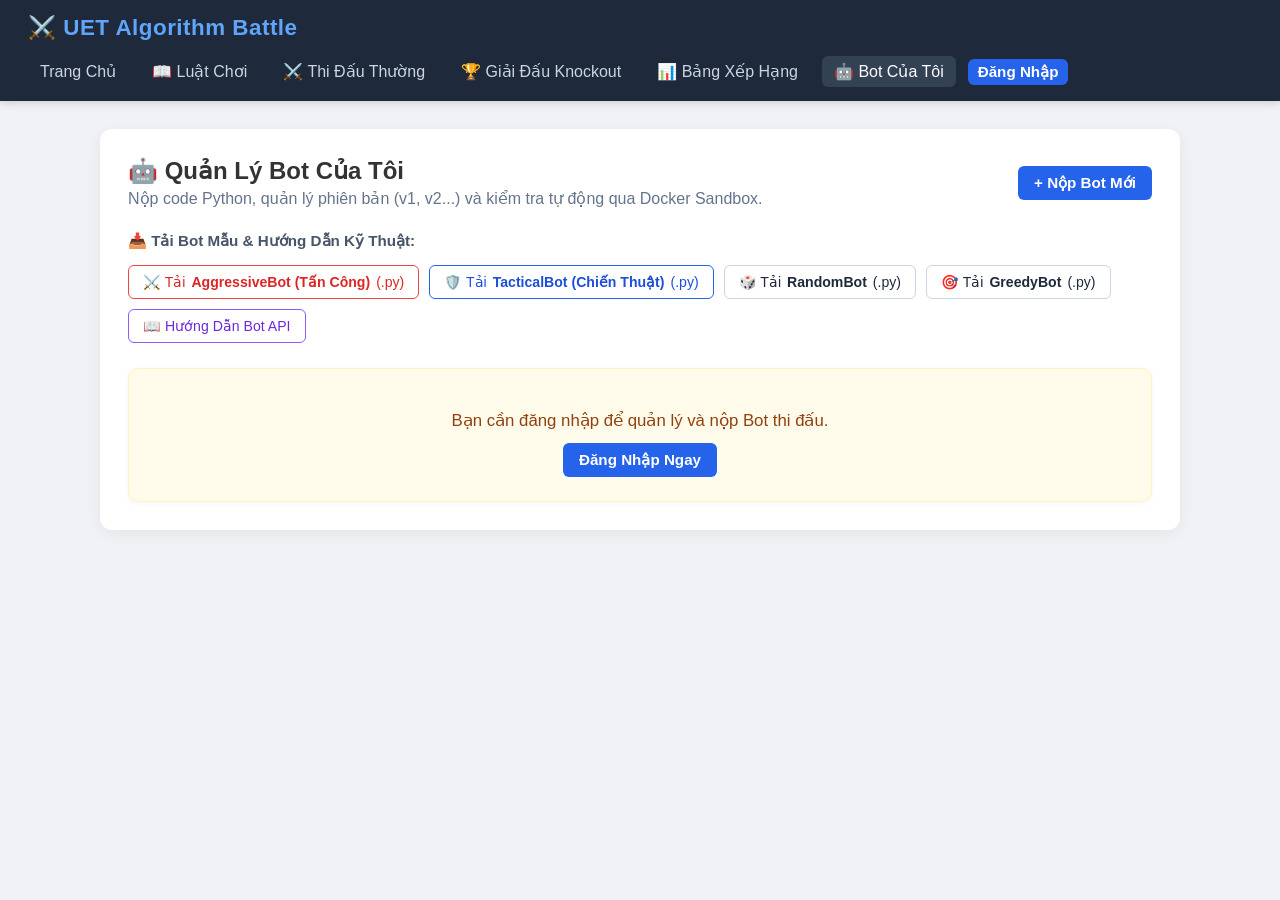
<file: frontend/submit.html>
<!DOCTYPE html>
<html lang="vi">
<head>
    <meta charset="UTF-8">
    <meta name="viewport" content="width=device-width, initial-scale=1.0">
    <title>Quản Lý Bot Của Tôi - UET Algorithm Battle</title>
    <link rel="stylesheet" href="css/style.css">
    <style>
        .bot-card { background: white; border-radius: 8px; border: 1px solid #e2e8f0; padding: 18px; margin-bottom: 16px; box-shadow: 0 1px 3px rgba(0,0,0,0.05); }
        .bot-header { display: flex; justify-content: space-between; align-items: center; border-bottom: 1px solid #f1f5f9; padding-bottom: 10px; margin-bottom: 12px; }
        .version-badge { background: #e0f2fe; color: #0369a1; padding: 3px 8px; border-radius: 9999px; font-size: 0.8rem; font-weight: bold; }
        .err-box { background: #fef2f2; border-left: 4px solid #ef4444; color: #991b1b; padding: 10px 14px; border-radius: 4px; font-size: 0.88rem; margin-top: 10px; font-family: monospace; white-space: pre-wrap; word-break: break-all; }
        .example-box { display: flex; gap: 10px; flex-wrap: wrap; margin: 15px 0 25px 0; }
        .example-btn { display: inline-flex; align-items: center; gap: 6px; padding: 8px 14px; background: white; border: 1px solid #cbd5e1; border-radius: 6px; text-decoration: none; color: #1e293b; font-size: 0.88rem; font-weight: 500; transition: all 0.2s; }
        .example-btn:hover { border-color: #3b82f6; color: #2563eb; background: #eff6ff; }
    </style>
</head>
<body>
    <header>
        <h1><a href="index.html">⚔️ UET Algorithm Battle</a></h1>
        <nav>
            <a href="index.html">Trang Chủ</a>
            <a href="rules.html">📖 Luật Chơi</a>
            <a href="rooms.html">⚔️ Thi Đấu Thường</a>
            <a href="tournaments.html">🏆 Giải Đấu Knockout</a>
            <a href="ranking.html">📊 Bảng Xếp Hạng</a>
            <a href="profile.html" id="navProfileLink" style="display:none;">👤 Hồ Sơ</a>
            <a href="submit.html" class="active">🤖 Bot Của Tôi</a>
            <span id="navUserInfo" style="display:none;"></span>
            <a href="login.html" id="navLoginBtn" class="btn btn-primary" style="padding: 4px 10px; color: white;">Đăng Nhập</a>
            <a href="#" id="navLogoutBtn" style="display:none;" onclick="logout()">Đăng Xuất</a>
        </nav>
    </header>

    <main>
        <div style="display: flex; justify-content: space-between; align-items: center; flex-wrap: wrap; gap: 15px;">
            <div>
                <h2 style="margin: 0 0 4px 0;">🤖 Quản Lý Bot Của Tôi</h2>
                <p style="color: #64748b; margin: 0;">Nộp code Python, quản lý phiên bản (v1, v2...) và kiểm tra tự động qua Docker Sandbox.</p>
            </div>
            <button class="btn btn-primary" onclick="openNewBotModal()">+ Nộp Bot Mới</button>
        </div>

        <!-- Tải Bot Mẫu & Tài Liệu API -->
        <div style="margin-top: 24px;">
            <strong style="color: #475569; font-size: 0.95rem;">📥 Tải Bot Mẫu & Hướng Dẫn Kỹ Thuật:</strong>
            <div class="example-box">
                <a href="/api/bots/examples/aggressive" class="example-btn" style="border-color: #ef4444; color: #dc2626;" download="aggressive_bot.py">⚔️ Tải <strong>AggressiveBot (Tấn Công)</strong> (.py)</a>
                <a href="/api/bots/examples/tactical" class="example-btn" style="border-color: #2563eb; color: #1d4ed8;" download="tactical_bot.py">🛡️ Tải <strong>TacticalBot (Chiến Thuật)</strong> (.py)</a>
                <a href="/api/bots/examples/random" class="example-btn" download="random_bot.py">🎲 Tải <strong>RandomBot</strong> (.py)</a>
                <a href="/api/bots/examples/greedy" class="example-btn" download="greedy_bot.py">🎯 Tải <strong>GreedyBot</strong> (.py)</a>
                <a href="docs/bot-api.md" target="_blank" class="example-btn" style="border-color: #8b5cf6; color: #6d28d9;">📖 Hướng Dẫn Bot API</a>
            </div>
        </div>

        <!-- Thông báo đăng nhập nếu chưa đăng nhập -->
        <div id="authPrompt" class="card" style="display: none; text-align: center; margin-top: 20px; background: #fffbeb; border: 1px solid #fef3c7;">
            <p style="font-size: 1.05rem; color: #92400e; margin-bottom: 12px;">Bạn cần đăng nhập để quản lý và nộp Bot thi đấu.</p>
            <a href="login.html" class="btn btn-primary">Đăng Nhập Ngay</a>
        </div>

        <!-- Danh sách Bot đã nộp -->
        <div id="botsSection" style="margin-top: 20px; display: none;">
            <h3 style="margin-bottom: 15px; color: #1e293b;">Danh Sách Bot Đã Nộp (<span id="botCount">0</span>)</h3>
            <div id="botsList">
                <p style="color: #94a3b8;">Đang tải danh sách bot...</p>
            </div>
        </div>
    </main>

    <!-- Modal Nộp Bot Mới -->
    <div id="newBotModal" class="modal-overlay">
        <div class="modal-content" style="max-width: 500px;">
            <h3 style="margin-top: 0;">📤 Nộp Bot Mới</h3>
            <form id="newBotForm" onsubmit="handleNewBotSubmit(event)">
                <div class="form-group" style="margin-bottom: 14px;">
                    <label style="display: block; font-weight: 600; margin-bottom: 6px;">Tên Bot:</label>
                    <input type="text" id="newBotName" required placeholder="Ví dụ: Chiến Thần Alpha" style="width: 100%; padding: 8px 12px; border: 1px solid #cbd5e1; border-radius: 6px;">
                </div>
                <div class="form-group" style="margin-bottom: 14px;">
                    <label style="display: block; font-weight: 600; margin-bottom: 6px;">Mô tả chiến thuật (tùy chọn):</label>
                    <input type="text" id="newBotDesc" placeholder="Ví dụ: Ưu tiên chiếm căn cứ đối thủ" style="width: 100%; padding: 8px 12px; border: 1px solid #cbd5e1; border-radius: 6px;">
                </div>
                <div class="form-group" style="margin-bottom: 20px;">
                    <label style="display: block; font-weight: 600; margin-bottom: 6px;">File code Python (.py):</label>
                    <input type="file" id="newBotFile" accept=".py" required style="width: 100%; padding: 6px;">
                    <small style="color: #64748b; display: block; margin-top: 4px;">File phải chứa class <code>Bot</code> và phương thức <code>get_move(self, state_dict)</code>.</small>
                </div>
                <div id="newBotStatus" style="margin-bottom: 15px; font-weight: bold; font-size: 0.9rem;"></div>
                <div style="display: flex; justify-content: flex-end; gap: 10px;">
                    <button type="button" class="btn btn-outline" onclick="closeModal('newBotModal')">Hủy</button>
                    <button type="submit" id="btnUploadNew" class="btn btn-primary">Kiểm Tra & Tải Lên</button>
                </div>
            </form>
        </div>
    </div>

    <!-- Modal Nộp Phiên Bản Mới (Update Version) -->
    <div id="updateVersionModal" class="modal-overlay">
        <div class="modal-content" style="max-width: 500px;">
            <h3 style="margin-top: 0;" id="updateModalTitle">🔄 Nộp Phiên Bản Mới</h3>
            <p style="color: #64748b; font-size: 0.9rem;" id="updateModalDesc">Nâng cấp thuật toán cho bot mà không làm mất lịch sử các phiên bản cũ.</p>
            <form id="updateVersionForm" onsubmit="handleUpdateVersionSubmit(event)">
                <input type="hidden" id="updateBotId">
                <div class="form-group" style="margin-bottom: 20px;">
                    <label style="display: block; font-weight: 600; margin-bottom: 6px;">Chọn File code Python (.py) mới:</label>
                    <input type="file" id="updateBotFile" accept=".py" required style="width: 100%; padding: 6px;">
                </div>
                <div id="updateStatus" style="margin-bottom: 15px; font-weight: bold; font-size: 0.9rem;"></div>
                <div style="display: flex; justify-content: flex-end; gap: 10px;">
                    <button type="button" class="btn btn-outline" onclick="closeModal('updateVersionModal')">Hủy</button>
                    <button type="submit" id="btnUploadUpdate" class="btn btn-primary">Xác Nhận Cập Nhật</button>
                </div>
            </form>
        </div>
    </div>

    <!-- Modal Xem Lịch Sử Phiên Bản (Version History) -->
    <div id="historyModal" class="modal-overlay">
        <div class="modal-content" style="max-width: 600px;">
            <h3 style="margin-top: 0;" id="historyTitle">📜 Lịch Sử Phiên Bản</h3>
            <div id="historyContent" style="max-height: 400px; overflow-y: auto;"></div>
            <div style="text-align: right; margin-top: 15px;">
                <button type="button" class="btn btn-outline" onclick="closeModal('historyModal')">Đóng</button>
            </div>
        </div>
    </div>

    <script src="js/nav.js"></script>
    <script>
        function openNewBotModal() {
            if (!getAuthToken()) {
                alert("Vui lòng đăng nhập trước khi nộp bot!");
                window.location.href = 'login.html';
                return;
            }
            document.getElementById('newBotStatus').innerHTML = '';
            document.getElementById('newBotForm').reset();
            document.getElementById('newBotModal').style.display = 'flex';
        }

        function openUpdateModal(botId, botName) {
            document.getElementById('updateBotId').value = botId;
            document.getElementById('updateModalTitle').innerText = `🔄 Cập Nhật: ${botName}`;
            document.getElementById('updateStatus').innerHTML = '';
            document.getElementById('updateVersionForm').reset();
            document.getElementById('updateVersionModal').style.display = 'flex';
        }

        function closeModal(modalId) {
            document.getElementById(modalId).style.display = 'none';
        }

        async function loadMyBots() {
            const token = getAuthToken();
            if (!token) {
                document.getElementById('authPrompt').style.display = 'block';
                return;
            }

            document.getElementById('botsSection').style.display = 'block';

            try {
                const res = await fetch(`${API_BASE}/api/bots/`, { headers: authHeaders() });
                if (!res.ok) throw new Error("Không thể tải danh sách bot");
                const bots = await res.json();

                document.getElementById('botCount').innerText = bots.length;
                const container = document.getElementById('botsList');

                if (bots.length === 0) {
                    container.innerHTML = `
                        <div class="card" style="text-align: center; color: #64748b; padding: 30px;">
                            <p style="font-size: 1.1rem; margin-bottom: 12px;">Bạn chưa nộp Bot nào.</p>
                            <button class="btn btn-primary" onclick="openNewBotModal()">+ Nộp Bot Đầu Tiên Ngay</button>
                        </div>
                    `;
                    return;
                }

                container.innerHTML = bots.map(b => {
                    let badgeClass = 'badge-waiting';
                    let statusText = b.status;
                    if (b.status === 'READY') { badgeClass = 'badge-active'; statusText = 'READY (Hợp Lệ)'; }
                    else if (b.status === 'INVALID') { badgeClass = 'badge-finished'; statusText = 'INVALID (Lỗi)'; }
                    else if (b.status === 'VALIDATING') { badgeClass = 'badge-playing'; statusText = 'VALIDATING...'; }

                    const createdDate = b.created_at ? new Date(b.created_at).toLocaleString('vi-VN') : 'Mới';

                    return `
                        <div class="bot-card">
                            <div class="bot-header">
                                <div>
                                    <strong style="font-size: 1.15rem; color: #0f172a;">${escapeHtml(b.name)}</strong>
                                    <span class="version-badge" style="margin-left: 8px;">v${b.current_version_number}</span>
                                    <span style="font-size: 0.85rem; color: #64748b; margin-left: 10px;">ID: #${b.id}</span>
                                </div>
                                <div>
                                    <span class="badge ${badgeClass}">${statusText}</span>
                                </div>
                            </div>

                            <p style="color: #475569; margin: 4px 0 10px 0; font-size: 0.92rem;">
                                ${escapeHtml(b.description || "Không có mô tả chiến thuật.")}
                            </p>

                            <div style="font-size: 0.82rem; color: #94a3b8; margin-bottom: 12px;">
                                🕒 Nộp lúc: ${createdDate} | 📁 Tổng số phiên bản đã nộp: <strong>${b.total_versions}</strong>
                            </div>

                            ${b.validation_error ? `
                                <div class="err-box">
                                    <strong>⚠️ Lỗi phát hiện qua Sandbox:</strong><br>${escapeHtml(b.validation_error)}
                                </div>
                            ` : ''}

                            <div style="display: flex; gap: 8px; margin-top: 14px; flex-wrap: wrap;">
                                <button class="btn btn-primary" style="padding: 6px 12px; font-size: 0.85rem;" onclick="openUpdateModal(${b.id}, '${escapeHtml(b.name)}')">➕ Cập Nhật Bản Mới</button>
                                <button class="btn btn-outline" style="padding: 6px 12px; font-size: 0.85rem;" onclick="viewHistory(${b.id})">📜 Lịch Sử Phiên Bản</button>
                                <button class="btn btn-outline" style="padding: 6px 12px; font-size: 0.85rem;" onclick="revalidateBot(${b.id})">🔄 Kiểm Tra Lại</button>
                                <button class="btn btn-danger" style="padding: 6px 12px; font-size: 0.85rem;" onclick="disableBot(${b.id})">🗑️ Vô Hiệu Hóa</button>
                            </div>
                        </div>
                    `;
                }).join('');

            } catch (err) {
                document.getElementById('botsList').innerHTML = `<p style="color: #ef4444;">Lỗi kết nối: ${err.message}</p>`;
            }
        }

        async function handleNewBotSubmit(e) {
            e.preventDefault();
            const statusDiv = document.getElementById('newBotStatus');
            const submitBtn = document.getElementById('btnUploadNew');
            const name = document.getElementById('newBotName').value;
            const desc = document.getElementById('newBotDesc').value;
            const file = document.getElementById('newBotFile').files[0];

            if (!file) {
                alert("Vui lòng chọn file .py!");
                return;
            }

            statusDiv.innerHTML = '<span style="color: #0284c7;">⏳ Đang gửi file và chạy kiểm tra qua Sandbox...</span>';
            submitBtn.disabled = true;

            const fd = new FormData();
            fd.append('name', name);
            fd.append('description', desc);
            fd.append('file', file);

            try {
                const res = await fetch(`${API_BASE}/api/bots/upload`, {
                    method: 'POST',
                    headers: { 'Authorization': 'Bearer ' + getAuthToken() },
                    body: fd
                });
                const data = await res.json();

                if (res.ok) {
                    if (data.status === 'READY') {
                        statusDiv.innerHTML = '<span style="color: #16a34a;">✅ Bot hợp lệ và sẵn sàng thi đấu!</span>';
                    } else {
                        statusDiv.innerHTML = `<span style="color: #dc2626;">❌ Kiểm tra thất bại: ${escapeHtml(data.validation_error || 'Mã bot không hợp lệ')}</span>`;
                    }
                    setTimeout(() => {
                        closeModal('newBotModal');
                        loadMyBots();
                    }, 1200);
                } else {
                    statusDiv.innerHTML = `<span style="color: #dc2626;">❌ Lỗi: ${escapeHtml(data.detail || 'Không thể upload')}</span>`;
                }
            } catch (err) {
                statusDiv.innerHTML = '<span style="color: #dc2626;">❌ Lỗi kết nối tới máy chủ</span>';
            } finally {
                submitBtn.disabled = false;
            }
        }

        async function handleUpdateVersionSubmit(e) {
            e.preventDefault();
            const botId = document.getElementById('updateBotId').value;
            const file = document.getElementById('updateBotFile').files[0];
            const statusDiv = document.getElementById('updateStatus');
            const submitBtn = document.getElementById('btnUploadUpdate');

            if (!file) return;

            statusDiv.innerHTML = '<span style="color: #0284c7;">⏳ Đang nộp phiên bản mới và chạy Sandbox...</span>';
            submitBtn.disabled = true;

            const fd = new FormData();
            fd.append('bot_id', botId);
            fd.append('file', file);

            try {
                const res = await fetch(`${API_BASE}/api/bots/upload`, {
                    method: 'POST',
                    headers: { 'Authorization': 'Bearer ' + getAuthToken() },
                    body: fd
                });
                const data = await res.json();

                if (res.ok) {
                    statusDiv.innerHTML = `<span style="color: #16a34a;">✅ Đã tạo phiên bản v${data.version_number} (${data.status})</span>`;
                    setTimeout(() => {
                        closeModal('updateVersionModal');
                        loadMyBots();
                    }, 1200);
                } else {
                    statusDiv.innerHTML = `<span style="color: #dc2626;">❌ Lỗi: ${escapeHtml(data.detail || 'Không thể upload')}</span>`;
                }
            } catch (err) {
                statusDiv.innerHTML = '<span style="color: #dc2626;">❌ Lỗi kết nối máy chủ</span>';
            } finally {
                submitBtn.disabled = false;
            }
        }

        async function viewHistory(botId) {
            try {
                const res = await fetch(`${API_BASE}/api/bots/${botId}`, { headers: authHeaders() });
                if (!res.ok) throw new Error("Không thể tải lịch sử");
                const bot = await res.json();

                document.getElementById('historyTitle').innerText = `📜 Lịch Sử Phiên Bản: ${bot.name}`;
                const container = document.getElementById('historyContent');

                container.innerHTML = bot.versions.map(v => `
                    <div style="border-bottom: 1px solid #e2e8f0; padding: 10px 0;">
                        <div style="display: flex; justify-content: space-between; align-items: center;">
                            <strong>Phiên bản v${v.version_number}</strong>
                            <span class="badge ${v.status === 'READY' ? 'badge-active' : 'badge-finished'}">${v.status}</span>
                        </div>
                        <div style="font-size: 0.8rem; color: #64748b; margin-top: 4px;">
                            Thời gian: ${v.created_at ? new Date(v.created_at).toLocaleString('vi-VN') : 'N/A'}
                        </div>
                        ${v.validation_error ? `<div class="err-box">${escapeHtml(v.validation_error)}</div>` : ''}
                    </div>
                `).join('');

                document.getElementById('historyModal').style.display = 'flex';
            } catch (err) {
                alert("Lỗi: " + err.message);
            }
        }

        async function revalidateBot(botId) {
            if (!confirm("Chạy kiểm tra lại phiên bản hiện tại của bot trong Sandbox?")) return;
            try {
                const res = await fetch(`${API_BASE}/api/bots/${botId}/revalidate`, {
                    method: 'POST',
                    headers: authHeaders()
                });
                if (res.ok) {
                    alert("Đã hoàn thành kiểm tra!");
                    loadMyBots();
                } else {
                    const data = await res.json();
                    alert("Lỗi: " + (data.detail || "Không thể kiểm tra"));
                }
            } catch (err) {
                alert("Lỗi kết nối");
            }
        }

        async function disableBot(botId) {
            if (!confirm("Bạn có chắc chắn muốn vô hiệu hóa bot này?")) return;
            try {
                const res = await fetch(`${API_BASE}/api/bots/${botId}`, {
                    method: 'DELETE',
                    headers: authHeaders()
                });
                if (res.ok) {
                    alert("Đã vô hiệu hóa bot thành công!");
                    loadMyBots();
                }
            } catch (err) {
                alert("Lỗi kết nối");
            }
        }

        function escapeHtml(str) {
            if (!str) return '';
            return String(str).replace(/&/g, '&amp;').replace(/</g, '&lt;').replace(/>/g, '&gt;').replace(/"/g, '&quot;');
        }

        document.addEventListener('DOMContentLoaded', loadMyBots);
    </script>
</body>
</html>
</file>
<file: frontend/css/style.css>
* {
    box-sizing: border-box;
}

body {
    font-family: -apple-system, BlinkMacSystemFont, "Segoe UI", Roboto, Helvetica, Arial, sans-serif;
    margin: 0;
    padding: 0;
    background: #f0f2f5;
    color: #333;
}

header {
    background: #1e293b;
    color: white;
    padding: 14px 28px;
    display: flex;
    justify-content: space-between;
    align-items: center;
    box-shadow: 0 2px 8px rgba(0,0,0,0.15);
    flex-wrap: wrap;
    gap: 15px;
}

header h1 {
    margin: 0;
    font-size: 1.4rem;
    font-weight: 700;
    letter-spacing: 0.5px;
}

header h1 a {
    color: #60a5fa;
    text-decoration: none;
}

nav {
    display: flex;
    align-items: center;
    gap: 12px;
    flex-wrap: wrap;
}

nav a {
    color: #cbd5e1;
    text-decoration: none;
    font-weight: 500;
    padding: 6px 12px;
    border-radius: 6px;
    transition: all 0.2s;
}

nav a:hover, nav a.active {
    color: white;
    background: #334155;
}

main {
    max-width: 1080px;
    margin: 28px auto;
    background: white;
    padding: 28px;
    border-radius: 12px;
    box-shadow: 0 4px 16px rgba(0,0,0,0.06);
}

/* UI Cards and Grids */
.grid-2 {
    display: grid;
    grid-template-columns: repeat(auto-fit, minmax(320px, 1fr));
    gap: 20px;
    margin-top: 20px;
}

.grid-3 {
    display: grid;
    grid-template-columns: repeat(auto-fit, minmax(260px, 1fr));
    gap: 20px;
    margin-top: 20px;
}

.card {
    background: #ffffff;
    border: 1px solid #e2e8f0;
    border-radius: 10px;
    padding: 24px;
    box-shadow: 0 2px 6px rgba(0,0,0,0.04);
    transition: transform 0.2s, box-shadow 0.2s;
}

.card:hover {
    transform: translateY(-2px);
    box-shadow: 0 6px 16px rgba(0,0,0,0.08);
}

.card h3 {
    margin-top: 0;
    font-size: 1.25rem;
    color: #0f172a;
}

/* Hero Section */
.hero-banner {
    background: linear-gradient(135deg, #1e3a8a 0%, #3b82f6 100%);
    color: white;
    padding: 36px 30px;
    border-radius: 12px;
    margin-bottom: 24px;
    text-align: center;
}

.hero-banner h2 {
    margin: 0 0 10px 0;
    font-size: 2rem;
}

.hero-banner p {
    margin: 0 auto;
    max-width: 650px;
    opacity: 0.9;
    font-size: 1.05rem;
}

/* Buttons */
.btn {
    display: inline-flex;
    align-items: center;
    justify-content: center;
    gap: 6px;
    padding: 8px 16px;
    border-radius: 6px;
    font-size: 0.95rem;
    font-weight: 600;
    cursor: pointer;
    border: none;
    text-decoration: none;
    transition: all 0.2s;
}

.btn-primary {
    background: #2563eb;
    color: white;
}
.btn-primary:hover {
    background: #1d4ed8;
}

.btn-success {
    background: #16a34a;
    color: white;
}
.btn-success:hover {
    background: #15803d;
}

.btn-warning {
    background: #eab308;
    color: #000;
}
.btn-warning:hover {
    background: #ca8a04;
}

.btn-danger {
    background: #dc2626;
    color: white;
}
.btn-danger:hover {
    background: #b91c1c;
}

.btn-secondary {
    background: #64748b;
    color: white;
}
.btn-secondary:hover {
    background: #475569;
}

.btn-outline {
    background: transparent;
    border: 1px solid #cbd5e1;
    color: #334155;
}
.btn-outline:hover {
    background: #f1f5f9;
}

/* Badges */
.badge {
    display: inline-block;
    padding: 4px 10px;
    border-radius: 9999px;
    font-size: 0.8rem;
    font-weight: 600;
    text-transform: uppercase;
}
.badge-waiting { background: #fef08a; color: #854d0e; }
.badge-ready { background: #bbf7d0; color: #166534; }
.badge-playing { background: #bfdbfe; color: #1e40af; }
.badge-completed, .badge-finished { background: #e2e8f0; color: #334155; }
.badge-bye { background: #fed7aa; color: #9a3412; }

/* Tables */
.table-container {
    width: 100%;
    overflow-x: auto;
    margin-top: 15px;
}

table {
    width: 100%;
    border-collapse: collapse;
    text-align: left;
}

th, td {
    padding: 12px 14px;
    border-bottom: 1px solid #e2e8f0;
}

th {
    background: #f8fafc;
    color: #475569;
    font-weight: 600;
    font-size: 0.9rem;
}

tr:hover td {
    background: #f8fafc;
}

/* Stats Box */
.stat-box {
    background: #f8fafc;
    border: 1px solid #e2e8f0;
    border-radius: 10px;
    padding: 20px;
    text-align: center;
}
.stat-box .stat-val {
    font-size: 2.2rem;
    font-weight: 700;
    color: #1e3a8a;
    margin-top: 6px;
}
.stat-box .stat-label {
    font-size: 0.9rem;
    color: #64748b;
    font-weight: 600;
    text-transform: uppercase;
}

/* Knockout Tournament Bracket */
.bracket-wrapper {
    display: flex;
    gap: 30px;
    overflow-x: auto;
    padding: 20px 0;
}

.bracket-round {
    flex: 1;
    min-width: 240px;
    display: flex;
    flex-direction: column;
}

.bracket-round h4 {
    text-align: center;
    background: #0f172a;
    color: white;
    padding: 8px;
    border-radius: 6px;
    margin: 0 0 16px 0;
}

.bracket-matches {
    display: flex;
    flex-direction: column;
    justify-content: space-around;
    flex-grow: 1;
    gap: 16px;
}

.match-box {
    background: white;
    border: 2px solid #cbd5e1;
    border-radius: 8px;
    padding: 12px;
    box-shadow: 0 2px 6px rgba(0,0,0,0.05);
    position: relative;
}

.match-box.active {
    border-color: #3b82f6;
}

.match-box.completed {
    border-color: #10b981;
}

.match-slot {
    display: flex;
    justify-content: space-between;
    padding: 6px 8px;
    border-radius: 4px;
    margin-bottom: 4px;
    background: #f8fafc;
    font-size: 0.95rem;
}

.match-slot.winner {
    background: #dcfce7;
    font-weight: bold;
    color: #15803d;
}

/* Modals */
.modal-overlay {
    position: fixed;
    top: 0; left: 0; right: 0; bottom: 0;
    background: rgba(0,0,0,0.5);
    display: none;
    align-items: center;
    justify-content: center;
    z-index: 1000;
}

.modal-content {
    background: white;
    padding: 24px;
    border-radius: 12px;
    max-width: 480px;
    width: 90%;
    box-shadow: 0 10px 25px rgba(0,0,0,0.2);
}

.modal-content h3 {
    margin-top: 0;
}

/* Board replay grid */
.board {
    display: grid;
    grid-template-columns: repeat(9, 45px);
    grid-template-rows: repeat(9, 45px);
    gap: 2px;
    margin-top: 20px;
    justify-content: center;
}

.cell {
    width: 45px; height: 45px;
    background: #e0e0e0;
    display: flex; justify-content: center; align-items: center;
    font-size: 24px;
    border: 1px solid #ccc;
}

.cell.red-dest { background: #fee2e2; border: 2px solid #ef4444; }
.cell.blue-dest { background: #dbeafe; border: 2px solid #3b82f6; }
.piece-red { filter: drop-shadow(0px 0px 4px rgba(239, 68, 68, 0.9)); user-select: none; }
.piece-blue { filter: drop-shadow(0px 0px 4px rgba(59, 130, 246, 0.9)); user-select: none; }
.controls { margin-bottom: 20px; }

/* Battle Arena and Live Replay Enhancements */
.cell.last-from {
    background: #fef3c7 !important;
    border: 2px dashed #f59e0b !important;
}

.cell.last-to {
    background: #dcfce7 !important;
    border: 2px solid #10b981 !important;
    box-shadow: 0 0 8px rgba(16, 185, 129, 0.5);
}

.cell.combat-cell {
    background: #fee2e2 !important;
    border: 2px solid #ef4444 !important;
}

.battle-arena-layout {
    display: grid;
    grid-template-columns: minmax(340px, 460px) 1fr;
    gap: 24px;
    align-items: start;
}

@media (max-width: 900px) {
    .battle-arena-layout {
        grid-template-columns: 1fr;
    }
}

.move-log-container {
    max-height: 480px;
    overflow-y: auto;
    border: 1px solid #e2e8f0;
    border-radius: 8px;
    background: #ffffff;
}

.move-log-item {
    display: flex;
    justify-content: space-between;
    align-items: center;
    padding: 8px 12px;
    border-bottom: 1px solid #f1f5f9;
    font-size: 0.88rem;
    cursor: pointer;
    transition: background 0.15s;
}

.move-log-item:hover {
    background: #f8fafc;
}

.move-log-item.active {
    background: #eff6ff;
    border-left: 4px solid #3b82f6;
    font-weight: 600;
}

.playback-controls-bar {
    display: flex;
    align-items: center;
    justify-content: center;
    gap: 8px;
    flex-wrap: wrap;
    background: #f8fafc;
    padding: 12px;
    border-radius: 8px;
    border: 1px solid #e2e8f0;
    margin-top: 14px;
}

.bot-select-box {
    margin-top: 14px;
    padding: 12px;
    background: #ffffff;
    border-radius: 8px;
    border: 1px solid #e2e8f0;
    text-align: left;
}

.form-select {
    width: 100%;
    padding: 8px 12px;
    border-radius: 6px;
    border: 1px solid #cbd5e1;
    font-size: 0.95rem;
    background-color: white;
}
</file>
